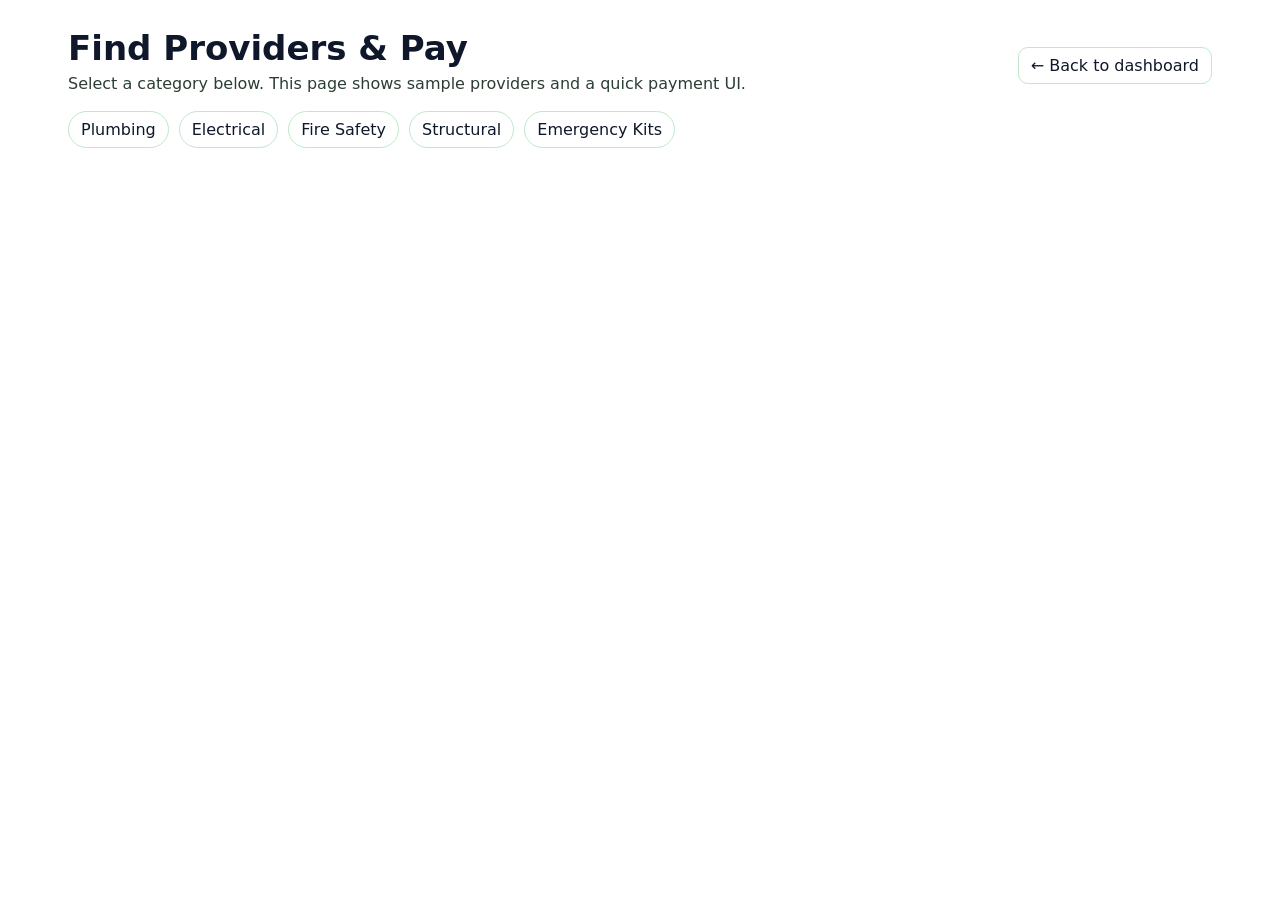
<file: frontend/providers.html>
<!DOCTYPE html>
<html lang="en">
<head>
	<meta charset="utf-8" />
	<meta name="viewport" content="width=device-width, initial-scale=1" />
	<title>Providers · SafeScore Boost</title>
	<style>
		:root{
			--green:#06c167; --green-700:#079e55; --green-800:#0a7f46;
			--line:#bfe8ca; --soft:#f6fff9; --ink:#0f172a; --muted:#2c3e33;
			--card:#ffffff; --radius:18px;
			--shadow:0 1px 2px rgba(0,0,0,.04),0 8px 18px rgba(4,120,87,.06);
		}
		*{box-sizing:border-box}
		body{margin:0;font-family:ui-sans-serif,system-ui,-apple-system,Segoe UI,Roboto,Helvetica,Arial;background:#fff;color:var(--ink)}
		.container{max-width:1180px;margin:0 auto;padding:28px 18px}
		a{text-decoration:none;color:inherit}
		h1{font-size:34px;margin:0 0 6px}
		h2{font-size:24px;margin:0 0 12px}
		p{margin:0 0 10px;color:var(--muted)}
		.row{display:flex;align-items:center}
		.row-between{justify-content:space-between}
		.grid{display:grid;gap:18px}
		.grid-2{grid-template-columns:repeat(2,minmax(0,1fr))}
		@media (max-width:860px){.grid-2{grid-template-columns:1fr}}
		.card{background:var(--card);border:1px solid var(--line);border-radius:var(--radius);box-shadow:var(--shadow)}
		.pad{padding:20px}
		.badge{display:inline-flex;align-items:center;border:1px solid var(--line);border-radius:999px;padding:6px 12px;font-weight:700;font-size:13px;color:var(--green-800);background:#fff}
		.btn{display:inline-flex;align-items:center;justify-content:center;padding:12px 16px;border:0;border-radius:12px;background:var(--green);color:#fff;font-weight:800;cursor:pointer}
		.btn:hover{background:var(--green-700)}
		.link{display:inline-flex;align-items:center;gap:8px;border:1px solid var(--line);border-radius:12px;padding:10px 14px;background:#fff}
		.nav{display:flex;gap:10px;flex-wrap:wrap;margin:8px 0 18px}
		.nav a{border:1px solid var(--line);padding:8px 12px;border-radius:999px}
		.section{margin-top:22px}
		/* target visibility */
		.block{display:none}
		:target.block{display:block}
		/* pay modal (css-only) */
		.modal{position:fixed;inset:0;background:rgba(0,0,0,.5);display:flex;align-items:center;justify-content:center;padding:20px;opacity:0;pointer-events:none;transition:.2s}
		.modal:target{opacity:1;pointer-events:auto}
		.sheet{max-width:640px;width:100%;background:#fff;border-radius:18px;border:1px solid var(--line);box-shadow:var(--shadow);overflow:hidden}
		.sheet-h{display:flex;align-items:center;justify-content:space-between;background:#fbfffd;border-bottom:1px solid var(--line);padding:14px 18px}
		.sheet-b{padding:16px 18px}
		.sheet-f{padding:14px 18px;border-top:1px solid var(--line);display:flex;justify-content:space-between;gap:10px;flex-wrap:wrap}
		.close{border:1px solid var(--line);padding:8px 12px;border-radius:10px;background:#fff}
		label{font-weight:700;color:#173425;font-size:14px}
		input,select,textarea{width:100%;padding:12px;border-radius:10px;border:1px solid var(--line);background:#fff;color:#0f172a}
		.form{display:grid;gap:12px}
		.row2{display:grid;gap:12px;grid-template-columns:1fr 1fr}
		@media(max-width:560px){.row2{grid-template-columns:1fr}}
		.summary{border:1px solid var(--line);border-radius:12px;background:#fbfffd;padding:12px;margin-top:10px}
		.total{font-size:18px;color:var(--green-800);font-weight:800}
		.headerbar{display:flex;align-items:center;justify-content:space-between;gap:10px;flex-wrap:wrap}
		.back{border:1px solid var(--line);padding:8px 12px;border-radius:10px;background:#fff}
	</style>
</head>
<body>
	<div class="container">
		<div class="headerbar">
			<div>
				<h1>Find Providers & Pay</h1>
				<p>Select a category below. This page shows sample providers and a quick payment UI.</p>
			</div>
			<a class="back" href="safety boost.html">← Back to dashboard</a>
		</div>

		<div class="nav">
			<a href="#plumbing">Plumbing</a>
			<a href="#electrical">Electrical</a>
			<a href="#fire">Fire Safety</a>
			<a href="#structural">Structural</a>
			<a href="#kits">Emergency Kits</a>
		</div>

		<!-- Plumbing -->
		<div id="plumbing" class="block">
			<h2>Plumbing</h2>
			<div class="grid grid-2">
				<div class="card pad">
					<h3 style="margin:0 0 6px">QuickFlow Plumbing</h3>

					<p>4.8★ · Same‑day service · 6‑month warranty</p>
					<div class="nav">
						<a class="link" href="https://www.justdial.com/search?type=plumbers" target="_blank" rel="noopener">Find on Justdial</a>
						<a class="link" href="https://www.indiamart.com/search/mpsearch?ss=plumber" target="_blank" rel="noopener">Find on IndiaMART</a>
					</div>
					<a class="btn" href="#pay-plumbing">Proceed to Pay</a>
				</div>
				<div class="card pad">
					<h3 style="margin:0 0 6px">DrainPro Services</h3>
					<p>4.6★ · Leak fix & installation · Verified staff</p>
					<div class="nav">
						<a class="link" href="https://www.justdial.com/search?type=plumbers" target="_blank" rel="noopener">Find on Justdial</a>
						<a class="link" href="https://www.sulekha.com/plumbers" target="_blank" rel="noopener">Find on Sulekha</a>
					</div>
					<a class="btn" href="#pay-plumbing">Proceed to Pay</a>
				</div>
			</div>
		</div>

		<!-- Electrical -->
		<div id="electrical" class="block section">
			<h2>Electrical</h2>
			<div class="grid grid-2">
				<div class="card pad">
					<h3 style="margin:0 0 6px">WireSafe Auditors</h3>
					<p>4.9★ · Full safety audit · Detailed report</p>
					<div class="nav">
						<a class="link" href="https://www.justdial.com/search?type=electricians" target="_blank" rel="noopener">Find on Justdial</a>
						<a class="link" href="https://www.indiamart.com/search.mp?ss=electrician" target="_blank" rel="noopener">Find on IndiaMART</a>
					</div>
					<a class="btn" href="#pay-electrical">Proceed to Pay</a>
				</div>
				<div class="card pad">
					<h3 style="margin:0 0 6px">VoltCare Electric</h3>
					<p>4.7★ · Repairs & MCBs · Quick response</p>
					<div class="nav">
						<a class="link" href="https://www.justdial.com/search?type=electricians" target="_blank" rel="noopener">Find on Justdial</a>
						<a class="link" href="https://www.sulekha.com/electricians" target="_blank" rel="noopener">Find on Sulekha</a>
					</div>
					<a class="btn" href="#pay-electrical">Proceed to Pay</a>
				</div>
			</div>
		</div>

		<!-- Fire -->
		<div id="fire" class="block section">
			<h2>Fire Safety</h2>
			<div class="grid grid-2">
				<div class="card pad">
					<h3 style="margin:0 0 6px">FlameGuard Systems</h3>
					<p>4.8★ · Extinguishers · Alarms · Training</p>
					<div class="nav">
						<a class="link" href="https://www.justdial.com/search?type=fire%20extinguisher%20dealers" target="_blank" rel="noopener">Find on Justdial</a>
						<a class="link" href="https://www.indiamart.com/search.mp?ss=fire+extinguisher" target="_blank" rel="noopener">Find on IndiaMART</a>
					</div>
					<a class="btn" href="#pay-fire">Proceed to Pay</a>
				</div>
				<div class="card pad">
					<h3 style="margin:0 0 6px">SafeFire Tech</h3>
					<p>4.7★ · Installation & AMC · Certified</p>
					<div class="nav">
						<a class="link" href="https://www.justdial.com/search?type=fire%20extinguisher%20dealers" target="_blank" rel="noopener">Find on Justdial</a>
						<a class="link" href="https://www.sulekha.com/fire-extinguisher-dealers" target="_blank" rel="noopener">Find on Sulekha</a>
					</div>
					<a class="btn" href="#pay-fire">Proceed to Pay</a>
				</div>
			</div>
		</div>

		<!-- Structural -->
		<div id="structural" class="block section">
			<h2>Structural</h2>
			<div class="grid grid-2">
				<div class="card pad">
					<h3 style="margin:0 0 6px">StructSure Engineers</h3>
					<p>4.9★ · Foundation/wall audits · Report</p>
					<div class="nav">
						<a class="link" href="https://www.justdial.com/search?type=structural%20engineers" target="_blank" rel="noopener">Find on Justdial</a>
						<a class="link" href="https://www.indiamart.com/search.mp?ss=structural+engineer" target="_blank" rel="noopener">Find on IndiaMART</a>
					</div>
					<a class="btn" href="#pay-structural">Proceed to Pay</a>
				</div>
				<div class="card pad">
					<h3 style="margin:0 0 6px">BuildCheck Labs</h3>
					<p>4.7★ · Seepage/Crack analysis</p>
					<div class="nav">
						<a class="link" href="https://www.justdial.com/search?type=structural%20engineers" target="_blank" rel="noopener">Find on Justdial</a>
						<a class="link" href="https://www.sulekha.com/structural-engineers" target="_blank" rel="noopener">Find on Sulekha</a>
					</div>
					<a class="btn" href="#pay-structural">Proceed to Pay</a>
				</div>
			</div>
		</div>

		<!-- Kits -->
		<div id="kits" class="block section">
			<h2>Emergency Kits</h2>
			<div class="grid grid-2">
				<div class="card pad">
					<h3 style="margin:0 0 6px">ReadyHome Supplies</h3>
					<p>4.8★ · Family kits · School/office packs</p>
					<div class="nav">
						<a class="link" href="https://www.justdial.com/search?type=emergency%20kit" target="_blank" rel="noopener">Find on Justdial</a>
						<a class="link" href="https://www.indiamart.com/search.mp?ss=emergency+kit" target="_blank" rel="noopener">Find on IndiaMART</a>
					</div>
					<a class="btn" href="#pay-kits">Proceed to Pay</a>
				</div>
				<div class="card pad">
					<h3 style="margin:0 0 6px">PrepBox India</h3>
					<p>4.7★ · Customizable kits</p>
					<div class="nav">
						<a class="link" href="https://www.justdial.com/search?type=emergency%20kit" target="_blank" rel="noopener">Find on Justdial</a>
						<a class="link" href="https://www.sulekha.com/emergency-kits-dealers" target="_blank" rel="noopener">Find on Sulekha</a>
					</div>
					<a class="btn" href="#pay-kits">Proceed to Pay</a>
				</div>
			</div>
		</div>

		<!-- PAY MODALS (CSS-only demo) -->
		<div id="pay-plumbing" class="modal">
			<div class="sheet">
				<div class="sheet-h"><strong>Pay · Plumbing</strong><a class="close" href="#">Close</a></div>
				<div class="sheet-b">
					<div class="form">
						<label>Package</label><select><option>Leak Fix — ₹1,500</option><option>Blocked Drain — ₹1,200</option></select>
						<label>Payment method</label><select><option>UPI</option><option>Card</option><option>Netbanking</option></select>
						<div class="summary"><div class="row row-between"><span>Total</span><span class="total">₹1,785</span></div><p style="margin-top:6px">Includes our commission + taxes.</p></div>
					</div>
				</div>
				<div class="sheet-f"><a class="btn" href="#">Pay Now</a><a class="close" href="#">Cancel</a></div>
			</div>
		</div>

		<div id="pay-electrical" class="modal">
			<div class="sheet"><div class="sheet-h"><strong>Pay · Electrical</strong><a class="close" href="#">Close</a></div>
			<div class="sheet-b"><div class="form"><label>Package</label><select><option>Safety Audit — ₹2,500</option></select><label>Payment</label><select><option>UPI</option><option>Card</option></select><div class="summary"><div class="row row-between"><span>Total</span><span class="total">₹2,975</span></div></div></div></div><div class="sheet-f"><a class="btn" href="#">Pay Now</a><a class="close" href="#">Cancel</a></div></div>
		</div>

		<div id="pay-fire" class="modal">
			<div class="sheet"><div class="sheet-h"><strong>Pay · Fire Safety</strong><a class="close" href="#">Close</a></div>
			<div class="sheet-b"><div class="form"><label>Package</label><select><option>Extinguisher Install — ₹2,000</option></select><label>Payment</label><select><option>UPI</option><option>Card</option></select><div class="summary"><div class="row row-between"><span>Total</span><span class="total">₹2,380</span></div></div></div></div><div class="sheet-f"><a class="btn" href="#">Pay Now</a><a class="close" href="#">Cancel</a></div></div>
		</div>

		<div id="pay-structural" class="modal">
			<div class="sheet"><div class="sheet-h"><strong>Pay · Structural</strong><a class="close" href="#">Close</a></div>
			<div class="sheet-b"><div class="form"><label>Package</label><select><option>Foundation & Walls — ₹3,000</option></select><label>Payment</label><select><option>UPI</option><option>Card</option></select><div class="summary"><div class="row row-between"><span>Total</span><span class="total">₹3,570</span></div></div></div></div><div class="sheet-f"><a class="btn" href="#">Pay Now</a><a class="close" href="#">Cancel</a></div></div>
		</div>

		<div id="pay-kits" class="modal">
			<div class="sheet"><div class="sheet-h"><strong>Pay · Emergency Kits</strong><a class="close" href="#">Close</a></div>
			<div class="sheet-b"><div class="form"><label>Kit</label><select><option>Family of 4 — ₹3,499</option></select><label>Payment</label><select><option>UPI</option><option>Card</option></select><div class="summary"><div class="row row-between"><span>Total</span><span class="total">₹3,989</span></div></div></div></div><div class="sheet-f"><a class="btn" href="#">Pay Now</a><a class="close" href="#">Cancel</a></div></div>
		</div>
	</div>
</body>
</html> 
	<style>
		:root{
			--green:#06c167; --green-700:#079e55; --green-800:#0a7f46;
			--line:#bfe8ca; --soft:#f6fff9; --ink:#0f172a; --muted:#2c3e33;
			--card:#ffffff; --radius:18px;
			--shadow:0 1px 2px rgba(0,0,0,.04),0 8px 18px rgba(4,120,87,.06);
		}
		*{box-sizing:border-box}
		body{margin:0;font-family:ui-sans-serif,system-ui,-apple-system,Segoe UI,Roboto,Helvetica,Arial;background:#fff;color:var(--ink)}
		.container{max-width:1180px;margin:0 auto;padding:28px 18px}
		a{text-decoration:none;color:inherit}
		h1{font-size:34px;margin:0 0 6px}
		h2{font-size:24px;margin:0 0 12px}
		p{margin:0 0 10px;color:var(--muted)}
		.row{display:flex;align-items:center}
		.row-between{justify-content:space-between}
		.grid{display:grid;gap:18px}
		.grid-2{grid-template-columns:repeat(2,minmax(0,1fr))}
		@media (max-width:860px){.grid-2{grid-template-columns:1fr}}
		.card{background:var(--card);border:1px solid var(--line);border-radius:var(--radius);box-shadow:var(--shadow)}
		.pad{padding:20px}
		.badge{display:inline-flex;align-items:center;border:1px solid var(--line);border-radius:999px;padding:6px 12px;font-weight:700;font-size:13px;color:var(--green-800);background:#fff}
		.btn{display:inline-flex;align-items:center;justify-content:center;padding:12px 16px;border:0;border-radius:12px;background:var(--green);color:#fff;font-weight:800;cursor:pointer}
		.btn:hover{background:var(--green-700)}
		.link{display:inline-flex;align-items:center;gap:8px;border:1px solid var(--line);border-radius:12px;padding:10px 14px;background:#fff}
		.nav{display:flex;gap:10px;flex-wrap:wrap;margin:8px 0 18px}
		.nav a{border:1px solid var(--line);padding:8px 12px;border-radius:999px}
		.section{margin-top:22px}
		/* target visibility */
		.block{display:none}
		:target.block{display:block}
		/* pay modal (css-only) */
		.modal{position:fixed;inset:0;background:rgba(0,0,0,.5);display:flex;align-items:center;justify-content:center;padding:20px;opacity:0;pointer-events:none;transition:.2s}
		.modal:target{opacity:1;pointer-events:auto}
		.sheet{max-width:640px;width:100%;background:#fff;border-radius:18px;border:1px solid var(--line);box-shadow:var(--shadow);overflow:hidden}
		.sheet-h{display:flex;align-items:center;justify-content:space-between;background:#fbfffd;border-bottom:1px solid var(--line);padding:14px 18px}
		.sheet-b{padding:16px 18px}
		.sheet-f{padding:14px 18px;border-top:1px solid var(--line);display:flex;justify-content:space-between;gap:10px;flex-wrap:wrap}
		.close{border:1px solid var(--line);padding:8px 12px;border-radius:10px;background:#fff}
		label{font-weight:700;color:#173425;font-size:14px}
		input,select,textarea{width:100%;padding:12px;border-radius:10px;border:1px solid var(--line);background:#fff;color:#0f172a}
		.form{display:grid;gap:12px}
		.row2{display:grid;gap:12px;grid-template-columns:1fr 1fr}
		@media(max-width:560px){.row2{grid-template-columns:1fr}}
		.summary{border:1px solid var(--line);border-radius:12px;background:#fbfffd;padding:12px;margin-top:10px}
		.total{font-size:18px;color:var(--green-800);font-weight:800}
		.headerbar{display:flex;align-items:center;justify-content:space-between;gap:10px;flex-wrap:wrap}
		.back{border:1px solid var(--line);padding:8px 12px;border-radius:10px;background:#fff}
	</style>
</head>
<body>

		

		<!-- Plumbing -->
		<div id="plumbing" class="block">
			<h2>Plumbing</h2>
			<div class="grid grid-2">
				<div class="card pad">
					<h3 style="margin:0 0 6px">QuickFlow Plumbing</h3>

					<p>4.8★ · Same‑day service · 6‑month warranty</p>
					<div class="nav">
						<a class="link" href="https://www.justdial.com/search?type=plumbers" target="_blank" rel="noopener">Find on Justdial</a>
						<a class="link" href="https://www.indiamart.com/search/mpsearch?ss=plumber" target="_blank" rel="noopener">Find on IndiaMART</a>
					</div>
					<a class="btn" href="#pay-plumbing">Proceed to Pay</a>
				</div>
				<div class="card pad">
					<h3 style="margin:0 0 6px">DrainPro Services</h3>
					<p>4.6★ · Leak fix & installation · Verified staff</p>
					<div class="nav">
						<a class="link" href="https://www.justdial.com/search?type=plumbers" target="_blank" rel="noopener">Find on Justdial</a>
						<a class="link" href="https://www.sulekha.com/plumbers" target="_blank" rel="noopener">Find on Sulekha</a>
					</div>
					<a class="btn" href="#pay-plumbing">Proceed to Pay</a>
				</div>
			</div>
		</div>

		<!-- Electrical -->
		<div id="electrical" class="block section">
			<h2>Electrical</h2>
			<div class="grid grid-2">
				<div class="card pad">
					<h3 style="margin:0 0 6px">WireSafe Auditors</h3>
					<p>4.9★ · Full safety audit · Detailed report</p>
					<div class="nav">
						<a class="link" href="https://www.justdial.com/search?type=electricians" target="_blank" rel="noopener">Find on Justdial</a>
						<a class="link" href="https://www.indiamart.com/search.mp?ss=electrician" target="_blank" rel="noopener">Find on IndiaMART</a>
					</div>
					<a class="btn" href="#pay-electrical">Proceed to Pay</a>
				</div>
				<div class="card pad">
					<h3 style="margin:0 0 6px">VoltCare Electric</h3>
					<p>4.7★ · Repairs & MCBs · Quick response</p>
					<div class="nav">
						<a class="link" href="https://www.justdial.com/search?type=electricians" target="_blank" rel="noopener">Find on Justdial</a>
						<a class="link" href="https://www.sulekha.com/electricians" target="_blank" rel="noopener">Find on Sulekha</a>
					</div>
					<a class="btn" href="#pay-electrical">Proceed to Pay</a>
				</div>
			</div>
		</div>

		<!-- Fire -->
		<div id="fire" class="block section">
			<h2>Fire Safety</h2>
			<div class="grid grid-2">
				<div class="card pad">
					<h3 style="margin:0 0 6px">FlameGuard Systems</h3>
					<p>4.8★ · Extinguishers · Alarms · Training</p>
					<div class="nav">
						<a class="link" href="https://www.justdial.com/search?type=fire%20extinguisher%20dealers" target="_blank" rel="noopener">Find on Justdial</a>
						<a class="link" href="https://www.indiamart.com/search.mp?ss=fire+extinguisher" target="_blank" rel="noopener">Find on IndiaMART</a>
					</div>
					<a class="btn" href="#pay-fire">Proceed to Pay</a>
				</div>
				<div class="card pad">
					<h3 style="margin:0 0 6px">SafeFire Tech</h3>
					<p>4.7★ · Installation & AMC · Certified</p>
					<div class="nav">
						<a class="link" href="https://www.justdial.com/search?type=fire%20extinguisher%20dealers" target="_blank" rel="noopener">Find on Justdial</a>
						<a class="link" href="https://www.sulekha.com/fire-extinguisher-dealers" target="_blank" rel="noopener">Find on Sulekha</a>
					</div>
					<a class="btn" href="#pay-fire">Proceed to Pay</a>
				</div>
			</div>
		</div>

		<!-- Structural -->
		<div id="structural" class="block section">
			<h2>Structural</h2>
			<div class="grid grid-2">
				<div class="card pad">
					<h3 style="margin:0 0 6px">StructSure Engineers</h3>
					<p>4.9★ · Foundation/wall audits · Report</p>
					<div class="nav">
						<a class="link" href="https://www.justdial.com/search?type=structural%20engineers" target="_blank" rel="noopener">Find on Justdial</a>
						<a class="link" href="https://www.indiamart.com/search.mp?ss=structural+engineer" target="_blank" rel="noopener">Find on IndiaMART</a>
					</div>
					<a class="btn" href="#pay-structural">Proceed to Pay</a>
				</div>
				<div class="card pad">
					<h3 style="margin:0 0 6px">BuildCheck Labs</h3>
					<p>4.7★ · Seepage/Crack analysis</p>
					<div class="nav">
						<a class="link" href="https://www.justdial.com/search?type=structural%20engineers" target="_blank" rel="noopener">Find on Justdial</a>
						<a class="link" href="https://www.sulekha.com/structural-engineers" target="_blank" rel="noopener">Find on Sulekha</a>
					</div>
					<a class="btn" href="#pay-structural">Proceed to Pay</a>
				</div>
			</div>
		</div>

		<!-- Kits -->
		<div id="kits" class="block section">
			<h2>Emergency Kits</h2>
			<div class="grid grid-2">
				<div class="card pad">
					<h3 style="margin:0 0 6px">ReadyHome Supplies</h3>
					<p>4.8★ · Family kits · School/office packs</p>
					<div class="nav">
						<a class="link" href="https://www.justdial.com/search?type=emergency%20kit" target="_blank" rel="noopener">Find on Justdial</a>
						<a class="link" href="https://www.indiamart.com/search.mp?ss=emergency+kit" target="_blank" rel="noopener">Find on IndiaMART</a>
					</div>
					<a class="btn" href="#pay-kits">Proceed to Pay</a>
				</div>
				<div class="card pad">
					<h3 style="margin:0 0 6px">PrepBox India</h3>
					<p>4.7★ · Customizable kits</p>
					<div class="nav">
						<a class="link" href="https://www.justdial.com/search?type=emergency%20kit" target="_blank" rel="noopener">Find on Justdial</a>
						<a class="link" href="https://www.sulekha.com/emergency-kits-dealers" target="_blank" rel="noopener">Find on Sulekha</a>
					</div>
					<a class="btn" href="#pay-kits">Proceed to Pay</a>
				</div>
			</div>
		</div>

		<!-- PAY MODALS (CSS-only demo) -->
		<div id="pay-plumbing" class="modal">
			<div class="sheet">
				<div class="sheet-h"><strong>Pay · Plumbing</strong><a class="close" href="#">Close</a></div>
				<div class="sheet-b">
					<div class="form">
						<label>Package</label><select><option>Leak Fix — ₹1,500</option><option>Blocked Drain — ₹1,200</option></select>
						<label>Payment method</label><select><option>UPI</option><option>Card</option><option>Netbanking</option></select>
						<div class="summary"><div class="row row-between"><span>Total</span><span class="total">₹1,785</span></div><p style="margin-top:6px">Includes our commission + taxes.</p></div>
					</div>
				</div>
				<div class="sheet-f"><a class="btn" href="#">Pay Now</a><a class="close" href="#">Cancel</a></div>
			</div>
		</div>

		<div id="pay-electrical" class="modal">
			<div class="sheet"><div class="sheet-h"><strong>Pay · Electrical</strong><a class="close" href="#">Close</a></div>
			<div class="sheet-b"><div class="form"><label>Package</label><select><option>Safety Audit — ₹2,500</option></select><label>Payment</label><select><option>UPI</option><option>Card</option></select><div class="summary"><div class="row row-between"><span>Total</span><span class="total">₹2,975</span></div></div></div></div><div class="sheet-f"><a class="btn" href="#">Pay Now</a><a class="close" href="#">Cancel</a></div></div>
		</div>

		<div id="pay-fire" class="modal">
			<div class="sheet"><div class="sheet-h"><strong>Pay · Fire Safety</strong><a class="close" href="#">Close</a></div>
			<div class="sheet-b"><div class="form"><label>Package</label><select><option>Extinguisher Install — ₹2,000</option></select><label>Payment</label><select><option>UPI</option><option>Card</option></select><div class="summary"><div class="row row-between"><span>Total</span><span class="total">₹2,380</span></div></div></div></div><div class="sheet-f"><a class="btn" href="#">Pay Now</a><a class="close" href="#">Cancel</a></div></div>
		</div>

		<div id="pay-structural" class="modal">
			<div class="sheet"><div class="sheet-h"><strong>Pay · Structural</strong><a class="close" href="#">Close</a></div>
			<div class="sheet-b"><div class="form"><label>Package</label><select><option>Foundation & Walls — ₹3,000</option></select><label>Payment</label><select><option>UPI</option><option>Card</option></select><div class="summary"><div class="row row-between"><span>Total</span><span class="total">₹3,570</span></div></div></div></div><div class="sheet-f"><a class="btn" href="#">Pay Now</a><a class="close" href="#">Cancel</a></div></div>
		</div>

		<div id="pay-kits" class="modal">
			<div class="sheet"><div class="sheet-h"><strong>Pay · Emergency Kits</strong><a class="close" href="#">Close</a></div>
			<div class="sheet-b"><div class="form"><label>Kit</label><select><option>Family of 4 — ₹3,499</option></select><label>Payment</label><select><option>UPI</option><option>Card</option></select><div class="summary"><div class="row row-between"><span>Total</span><span class="total">₹3,989</span></div></div></div></div><div class="sheet-f"><a class="btn" href="#">Pay Now</a><a class="close" href="#">Cancel</a></div></div>
		</div>
	</div>
</body>
</html>
</file>
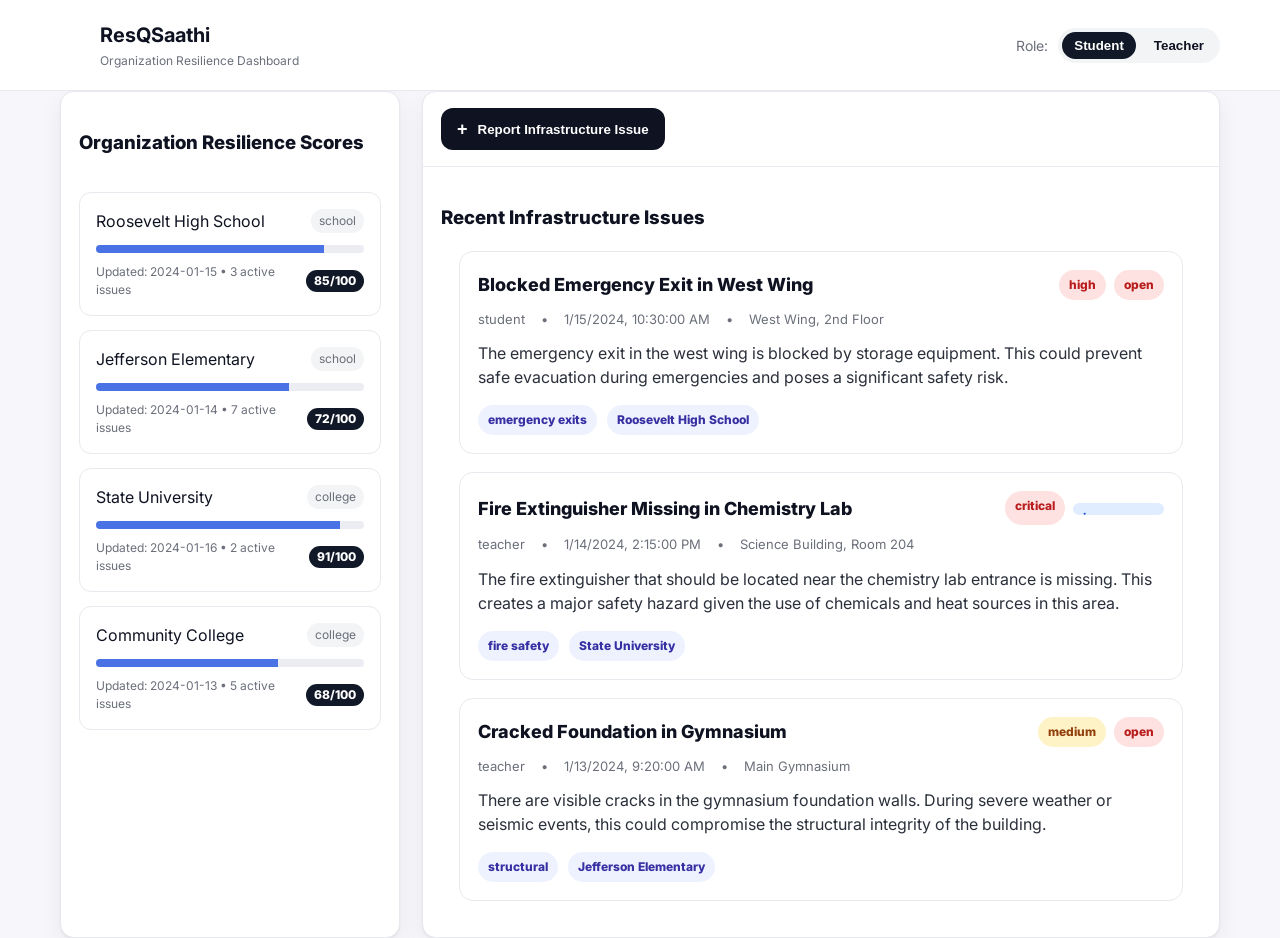
<file: frontend/resellience.html>
<!DOCTYPE html>
<html lang="en">
<head>
	<meta charset="utf-8" />
	<meta name="viewport" content="width=device-width, initial-scale=1" />
	<title>ResQsathi — Organization Resilience Dashboard</title>
	<link rel="preconnect" href="https://fonts.googleapis.com">
	<link rel="preconnect" href="https://fonts.gstatic.com" crossorigin>
	<link href="https://fonts.googleapis.com/css2?family=Inter:wght@400;500;600;700;800&display=swap" rel="stylesheet">
	<style>
		:root{
			--bg:#f7f7fb;
			--card:#ffffff;
			--ink:#0f1221;
			--muted:#6b6f7a;
			--line:#e8e9ee;
			--shadow:0 1px 2px rgba(0,0,0,.06),0 8px 24px rgba(15,18,33,.06);
			--radius:14px;
			--red:#b91c1c; --red-50:#fee2e2;
			--amber:#92400e; --amber-50:#fef3c7;
			--indigo:#3730a3; --indigo-50:#eef2ff;
			--green:#166534; --green-50:#dcfce7;
			--dark:#111827;
		}
		*{box-sizing:border-box}
		body{margin:0;font-family:Inter,system-ui,Segoe UI,Roboto,Arial,Helvetica,sans-serif;background:var(--bg);color:var(--ink);line-height:1.5}
		.container{max-width:1200px;margin:0 auto;padding:0 20px}

		/* Header */
		.header{position:sticky;top:0;z-index:10;background:#fff;border-bottom:1px solid var(--line)}
		.header-inner{display:flex;align-items:center;justify-content:space-between;padding:20px}
		.brand{display:flex;align-items:center;gap:12px}
		.logo{width:28px;height:28px;border-radius:8px;background:transparent}
		.brand b{font-size:20px}
		.brand small{display:block;font-size:12px;color:var(--muted);margin-top:2px}
		.role{display:flex;align-items:center;gap:10px;color:var(--muted);font-size:14px}
		.segmented{display:inline-grid;grid-auto-flow:column;gap:6px;background:#f3f4f6;padding:4px;border-radius:999px}
		.segmented button{border:0;background:transparent;padding:6px 12px;border-radius:999px;font-weight:700;color:var(--ink);cursor:pointer}
		.segmented button.active{background:var(--dark);color:#fff}

		main{padding:28px 0}
		.grid{display:grid;grid-template-columns:340px 1fr;gap:22px}
		@media (max-width: 980px){.grid{grid-template-columns:1fr}}

		.card{background:var(--card);border:1px solid var(--line);border-radius:var(--radius);box-shadow:var(--shadow)}
		.section-title{padding:18px 18px 0 18px;font-weight:800}
		.section-body{padding:16px 18px 18px 18px}

		/* Left panel orgs */
		.org-card{padding:16px;border:1px solid var(--line);border-radius:12px;margin-bottom:14px;background:#fff}
		.org-head{display:flex;align-items:center;justify-content:space-between}
		.kicker{font-size:12px;color:var(--muted);background:#f3f4f6;padding:3px 8px;border-radius:999px}
		.progress{margin:12px 0 10px;height:8px;background:#ececf3;border-radius:999px;overflow:hidden}
		.progress > span{display:block;height:100%;background:#4972e4}
		.meta{display:flex;align-items:center;justify-content:space-between;font-size:12px;color:var(--muted)}
		.score{font-weight:800;background:#111827;color:#fff;padding:2px 8px;border-radius:999px}

		/* Report bar */
		.report-bar{padding:16px 18px;border-bottom:1px solid var(--line);display:flex}
		.btn{display:inline-flex;align-items:center;gap:10px;background:#0f1221;color:#fff;border:0;padding:12px 16px;border-radius:12px;font-weight:800;cursor:pointer}
		.btn::before{content:"+";font-size:18px;line-height:1}

		/* Issue feed */
		.issue{padding:18px;border:1px solid var(--line);border-radius:14px;margin:18px;background:#fff}
		.issue-head{display:flex;align-items:center;gap:12px;justify-content:space-between}
		.issue-title{font-weight:800;font-size:18px}
		.badges{display:flex;gap:8px}
		.badge{font-size:12px;font-weight:800;padding:6px 10px;border-radius:999px;background:#f3f4f6;color:#111827;text-transform:lowercase}
		.badge.high,.badge.critical{background:var(--red-50);color:var(--red)}
		.badge.medium{background:var(--amber-50);color:var(--amber)}
		.badge.open{background:var(--red-50);color:var(--red)}
		.badge.progress{background:#e0ecff;color:#1d4ed8}
		.badge.resolved{background:var(--green-50);color:var(--green)}
		.issue-sub{margin-top:10px;color:var(--muted);font-size:13px;display:flex;gap:16px;flex-wrap:wrap}
		.issue-body{margin-top:12px;color:#2a2f3a}
		.tags{margin-top:14px;display:flex;gap:10px;flex-wrap:wrap}
		.tag{font-size:12px;background:var(--indigo-50);color:var(--indigo);padding:6px 10px;border-radius:999px;font-weight:800}

		/* Modal */
		.modal-backdrop{position:fixed;inset:0;background:rgba(15,18,33,.35);display:none;align-items:flex-start;justify-content:center;padding:24px;overflow:auto;z-index:50}
		.modal{background:#fff;border:1px solid var(--line);border-radius:18px;box-shadow:var(--shadow);max-width:960px;width:100%;margin-top:24px}
		.modal .title{display:flex;align-items:center;gap:10px;color:#b45309;font-weight:700;padding:18px}
		.form{padding:0 18px 18px 18px}
		.grid-2{display:grid;grid-template-columns:1fr 1fr;gap:14px}
		@media (max-width: 800px){.grid-2{grid-template-columns:1fr}}
		label{font-size:13px;font-weight:600}
		.input, .select, .textarea{width:100%;background:#f3f4f6;border:0;outline:0;border-radius:12px;padding:12px 12px;font-size:14px}
		.textarea{min-height:140px;resize:vertical}
		.actions{display:flex;gap:10px;margin-top:14px}
		.primary{background:#0f1221;color:#fff;border:0;border-radius:12px;padding:10px 14px;font-weight:800;cursor:pointer}
		.secondary{background:#f3f4f6;color:#111827;border:0;border-radius:12px;padding:10px 14px;font-weight:800;cursor:pointer}
		.helper{font-size:12px;color:var(--muted);margin-top:8px}
		.required::after{content:" *";color:#ef4444}
	</style>
</head>
<body>
	<header class="header">
		<div class="header-inner container">
			<div class="brand">
				<div class="logo"></div>
				<div>
					<b>ResQSaathi</b>
					<small>Organization Resilience Dashboard</small>
				</div>
			</div>
			<div class="role">
				<span>Role:</span>
				<div class="segmented" role="tablist" aria-label="role switch">
					<button id="role-student" class="active" type="button">Student</button>
					<button id="role-teacher" type="button">Teacher</button>
				</div>
			</div>
		</div>
	</header>

	<main class="container">
		<div class="grid">
			<!-- Left column -->
			<aside class="card">
				<h3 class="section-title">Organization Resilience Scores</h3>
				<div class="section-body" id="org-list"></div>
			</aside>

			<!-- Right column -->
			<section class="card">
				<div class="report-bar">
					<button id="open-form" class="btn" type="button">Report Infrastructure Issue</button>
				</div>
				<div class="section-body" style="padding-top:0">
					<h3 class="section-title" style="padding-left:0">Recent Infrastructure Issues</h3>
					<div id="feed"></div>
				</div>
			</section>
		</div>
	</main>

	<!-- Modal: Report Issue -->
	<div id="modal" class="modal-backdrop" aria-hidden="true">
		<div class="modal">
			<div class="title">⚠️ Report Infrastructure Issue</div>
			<form id="issue-form" class="form" novalidate>
				<div class="grid-2">
					<div>
						<label class="required">Issue Title</label>
						<input id="f-title" class="input" placeholder="Brief description of the issue" required />
					</div>
					<div>
						<label class="required">Organization</label>
						<select id="f-org" class="select" required>
							<option value="">Select organization</option>
						</select>
					</div>
					<div>
						<label class="required">Issue Category</label>
						<select id="f-category" class="select" required>
							<option value="">Select category</option>
							<option value="emergency-exits">Emergency Exits</option>
							<option value="fire-safety">Fire Safety</option>
							<option value="structural">Structural</option>
							<option value="other">Other</option>
						</select>
					</div>
					<div>
						<label class="required">Severity Level</label>
						<select id="f-severity" class="select" required>
							<option value="">Select severity</option>
							<option value="low">low</option>
							<option value="medium">medium</option>
							<option value="high">high</option>
							<option value="critical">critical</option>
						</select>
					</div>
				</div>

				<div style="margin-top:14px">
					<label>Location</label>
					<input id="f-location" class="input" placeholder="Specific location within the organization" />
				</div>

				<div style="margin-top:14px">
					<label class="required">Description</label>
					<textarea id="f-description" class="textarea" placeholder="Detailed description of the infrastructure issue and how it affects disaster preparedness..." required></textarea>
				</div>

				<div class="actions">
					<button class="primary" type="submit">Submit Report</button>
					<button id="cancel-form" class="secondary" type="button">Cancel</button>
				</div>
				<div class="helper">Fields marked with * are required.</div>
			</form>
		</div>
	</div>

	<script>
		// State
		let userRole = 'student';

		const orgs = [
			{ id:'roosevelt-high', name:'Roosevelt High School', tag:'school', score:85, updated:'2024-01-15', issues:3 },
			{ id:'jefferson-elementary', name:'Jefferson Elementary', tag:'school', score:72, updated:'2024-01-14', issues:7 },
			{ id:'state-university', name:'State University', tag:'college', score:91, updated:'2024-01-16', issues:2 },
			{ id:'community-college', name:'Community College', tag:'college', score:68, updated:'2024-01-13', issues:5 },
		];

		let issues = [
			{
				id:'1',
				title:'Blocked Emergency Exit in West Wing',
				description:'The emergency exit in the west wing is blocked by storage equipment. This could prevent safe evacuation during emergencies and poses a significant safety risk.',
				category:'emergency-exits',
				organization:'roosevelt-high',
				severity:'high',
				location:'West Wing, 2nd Floor',
				author:'student',
				timestamp:'2024-01-15T10:30:00Z',
				status:'open'
			},
			{
				id:'2',
				title:'Fire Extinguisher Missing in Chemistry Lab',
				description:'The fire extinguisher that should be located near the chemistry lab entrance is missing. This creates a major safety hazard given the use of chemicals and heat sources in this area.',
				category:'fire-safety',
				organization:'state-university',
				severity:'critical',
				location:'Science Building, Room 204',
				author:'teacher',
				timestamp:'2024-01-14T14:15:00Z',
				status:'in-progress'
			},
			{
				id:'3',
				title:'Cracked Foundation in Gymnasium',
				description:'There are visible cracks in the gymnasium foundation walls. During severe weather or seismic events, this could compromise the structural integrity of the building.',
				category:'structural',
				organization:'jefferson-elementary',
				severity:'medium',
				location:'Main Gymnasium',
				author:'teacher',
				timestamp:'2024-01-13T09:20:00Z',
				status:'open'
			}
		];

		// Elements
		const feedEl = document.getElementById('feed');
		const orgListEl = document.getElementById('org-list');
		const modalEl = document.getElementById('modal');
		const openBtn = document.getElementById('open-form');
		const cancelBtn = document.getElementById('cancel-form');
		const formEl = document.getElementById('issue-form');
		const orgSelect = document.getElementById('f-org');
		const roleStudent = document.getElementById('role-student');
		const roleTeacher = document.getElementById('role-teacher');

		// Populate org list and select
		function renderOrgs(){
			orgListEl.innerHTML = '';
			orgs.forEach(o => {
				const div = document.createElement('div');
				div.className = 'org-card';
				div.innerHTML = `
					<div class="org-head">
						<div class="org-name">${o.name}</div>
						<span class="kicker">${o.tag}</span>
					</div>
					<div class="progress"><span style="width:${o.score}%"></span></div>
					<div class="meta">
						<span>Updated: ${o.updated} • ${o.issues} active issues</span>
						<span class="score">${o.score}/100</span>
					</div>
				`;
				orgListEl.appendChild(div);
			});

			orgSelect.innerHTML = '<option value="">Select organization</option>' + orgs.map(o => `<option value="${o.id}">${o.name}</option>`).join('');
		}

		// Render issue feed
		function renderFeed(){
			feedEl.innerHTML = '';
			issues.forEach(i => {
				const sevClass = i.severity === 'critical' || i.severity === 'high' ? 'high' :
					i.severity === 'medium' ? 'medium' : '';
				const statusClass = i.status === 'open' ? 'open' : i.status === 'resolved' ? 'resolved' : 'progress';
				const card = document.createElement('article');
				card.className = 'issue';
				card.innerHTML = `
					<div class="issue-head">
						<div class="issue-title">${i.title}</div>
						<div class="badges">
							<span class="badge ${sevClass || i.severity}">${i.severity}</span>
							<span class="badge ${statusClass}">${i.status}</span>
						</div>
					</div>
					<div class="issue-sub">
						<span class="small">${i.author}</span>
						<span>•</span>
						<span class="small">${new Date(i.timestamp).toLocaleString()}</span>
						<span>•</span>
						<span class="small">${i.location || ''}</span>
					</div>
					<p class="issue-body">${i.description}</p>
					<div class="tags">
						<span class="tag">${i.category.replace('-', ' ')}</span>
						<span class="tag">${(orgs.find(o=>o.id===i.organization)?.name || i.organization)}</span>
					</div>
				`;
				feedEl.appendChild(card);
			});
		}

		// Modal controls
		function openModal(){ modalEl.style.display = 'flex'; modalEl.setAttribute('aria-hidden', 'false'); }
		function closeModal(){ modalEl.style.display = 'none'; modalEl.setAttribute('aria-hidden', 'true'); formEl.reset(); }

		openBtn.addEventListener('click', openModal);
		cancelBtn.addEventListener('click', closeModal);
		modalEl.addEventListener('click', (e)=>{ if(e.target === modalEl) closeModal(); });
		window.addEventListener('keydown', (e)=>{ if(e.key === 'Escape') closeModal(); });

		// Role switch
		roleStudent.addEventListener('click', () => {
			userRole = 'student'; roleStudent.classList.add('active'); roleTeacher.classList.remove('active');
		});
		roleTeacher.addEventListener('click', () => {
			userRole = 'teacher'; roleTeacher.classList.add('active'); roleStudent.classList.remove('active');
		});

		// Submit form
		formEl.addEventListener('submit', (e)=>{
			e.preventDefault();
			const title = document.getElementById('f-title').value.trim();
			const organization = document.getElementById('f-org').value;
			const category = document.getElementById('f-category').value;
			const severity = document.getElementById('f-severity').value;
			const location = document.getElementById('f-location').value.trim();
			const description = document.getElementById('f-description').value.trim();

			if(!title || !organization || !category || !severity || !description){
				alert('Please fill all required fields.');
				return;
			}

			const newIssue = {
				id: crypto.randomUUID ? crypto.randomUUID() : String(Date.now()),
				title, description, category, organization, severity, location,
				author: userRole, timestamp: new Date().toISOString(), status:'open'
			};
			issues = [newIssue, ...issues];
			renderFeed();
			closeModal();
		});

		// Init
		renderOrgs();
		renderFeed();
	</script>
</body>
</html>
</file>
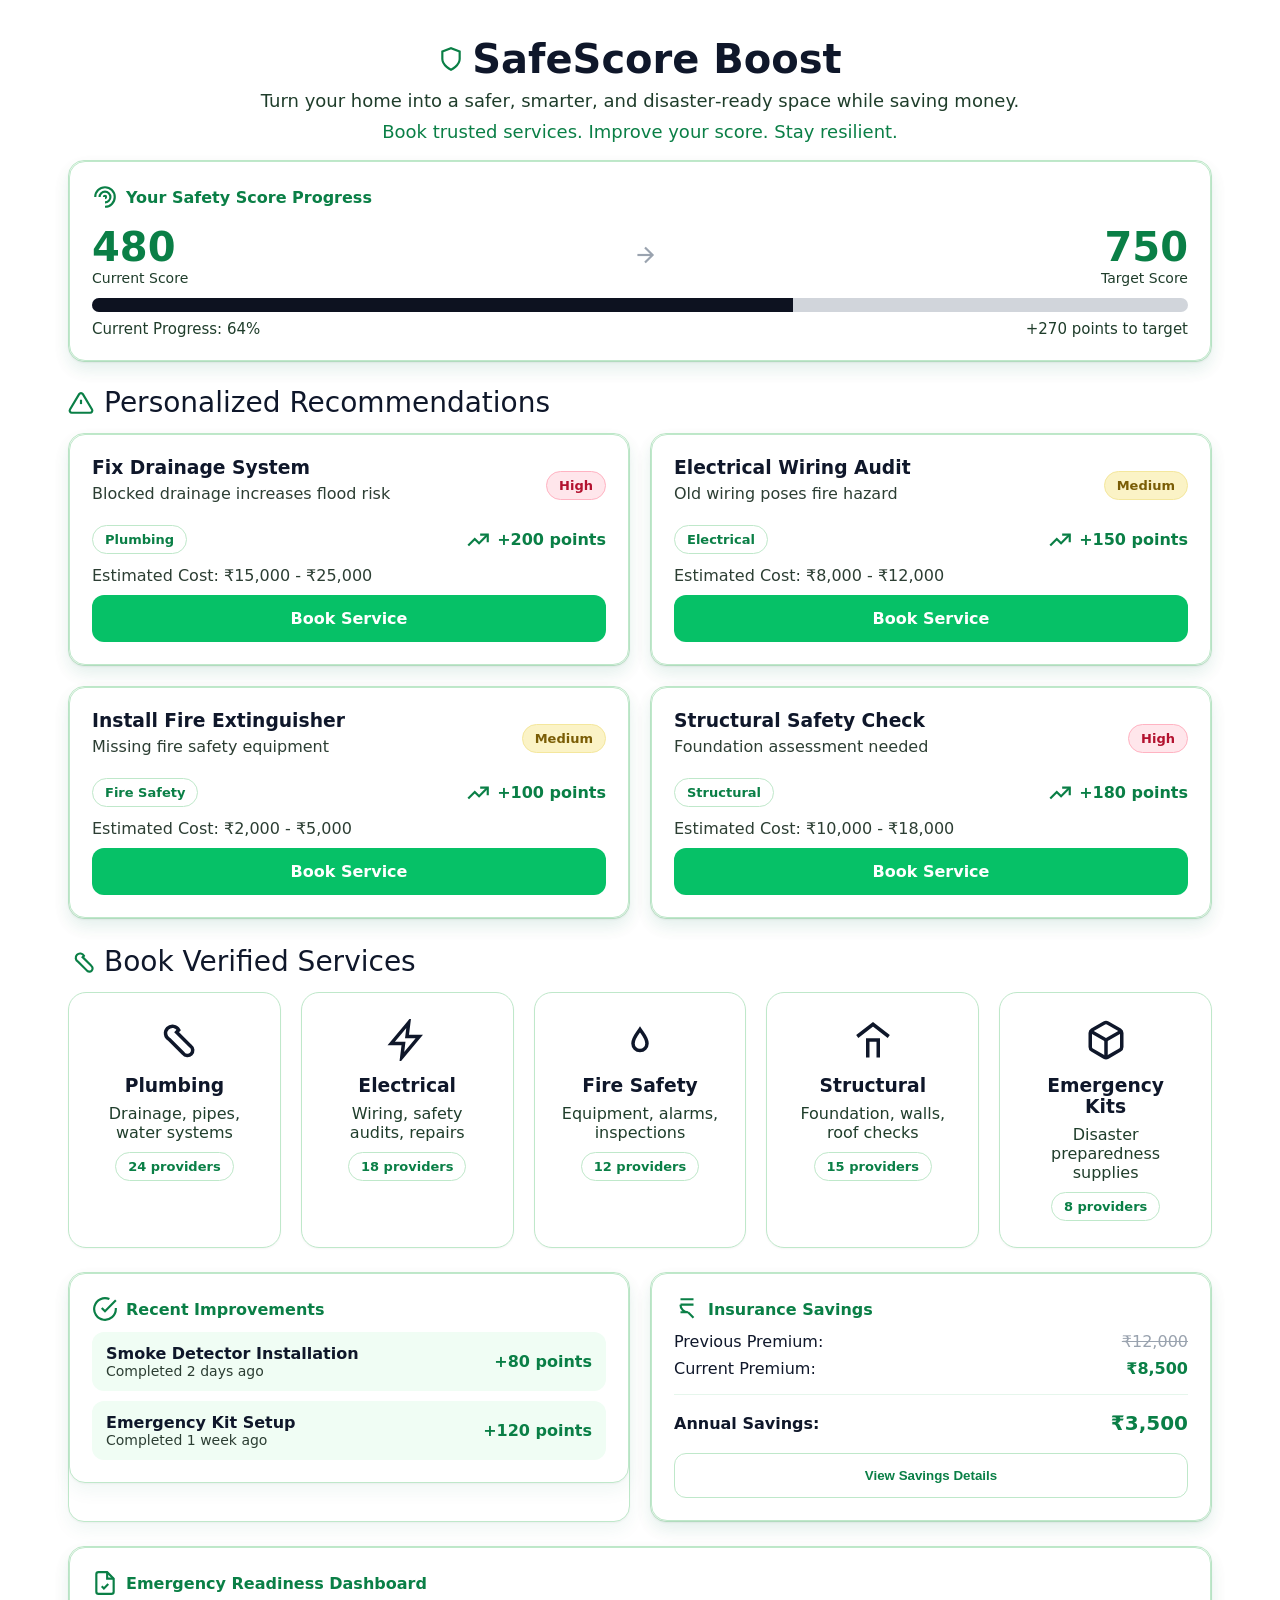
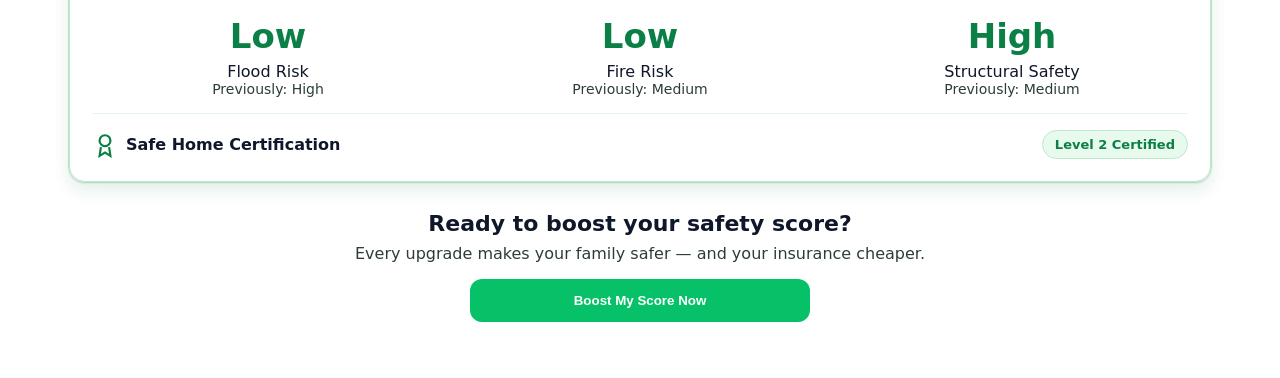
<file: frontend/safety boost.html>
<!DOCTYPE html>
<html lang="en">
<head>
	<meta charset="utf-8" />
	<meta name="viewport" content="width=device-width, initial-scale=1" />
	<title>SafeScore Boost</title>
	<style>
		:root{
			--green:#06c167;
			--green-700:#079e55;
			--green-800:#0a7f46;
			--line:#bfe8ca;
			--soft:#f6fff9;
			--gray-2:#9aa3af;
			--card:#ffffff;
			--radius:16px;
		}
		*{box-sizing:border-box}
		body{margin:0;font-family:ui-sans-serif,system-ui,-apple-system,Segoe UI,Roboto,Helvetica,Arial;background:#fff;color:#0f172a}
		.container{max-width:1180px;margin:0 auto;padding:28px 18px}
		.center{text-align:center}
		h1{font-size:40px;margin:8px 0}
		p{margin:0 0 10px}
		.header-sub{font-size:18px;color:#1f3d2b}
		.header-note{font-size:18px;color:#0a7f46}
		.row{display:flex;align-items:center}
		.row-between{justify-content:space-between}
		.grid{display:grid;gap:20px}
		.grid-2{grid-template-columns:repeat(2,minmax(0,1fr))}
		.grid-3{grid-template-columns:repeat(3,minmax(0,1fr))}
		.grid-5{grid-template-columns:repeat(5,minmax(0,1fr))}
		@media (max-width:1100px){.grid-5{grid-template-columns:repeat(3,1fr)}}
		@media (max-width:840px){.grid-2,.grid-3,.grid-5{grid-template-columns:1fr}}
		.icon{width:26px;height:26px;color:#0a7f46;flex:0 0 auto}
		.icon-lg{width:42px;height:42px}
		.card{background:var(--card);border:1px solid var(--line);border-radius:var(--radius);box-shadow:0 1px 2px rgba(0,0,0,.04),0 8px 18px rgba(4,120,87,.06)}
		.card.pad{padding:22px}
		.soft{background:var(--soft)}
		.big{font-size:40px;font-weight:800;color:#0a7f46}
		.small{font-size:14px;color:#1f3d2b}
		.progress{width:100%;height:14px;border-radius:999px;background:#d1d5db;position:relative;overflow:hidden}
		.progress > span{position:absolute;inset:0;width:64%;background:#0d1220}
		.progress-legend{display:flex;justify-content:space-between;font-size:15px;color:#1f3d2b;margin-top:8px}
		.badge{display:inline-flex;align-items:center;border:1px solid var(--line);border-radius:999px;padding:6px 12px;font-weight:700;font-size:13px;color:#0a7f46;background:#fff}
		.badge-high{border-color:#ffb3c2;background:#ffe6eb;color:#b3122f}
		.badge-med{border-color:#f4e79d;background:#fbf3c6;color:#7a5d06}
		.btn{display:inline-flex;align-items:center;justify-content:center;width:100%;padding:14px;border:0;border-radius:12px;background:var(--green);color:#fff;font-weight:800;cursor:pointer;text-decoration:none}
		.btn:hover{background:var(--green-700)}
		.tile{text-align:center;padding:26px;border:1px solid var(--line);border-radius:18px;background:#fff;box-shadow:0 1px 2px rgba(0,0,0,.04);text-decoration:none;color:inherit;display:block}
		.tile h3{margin:10px 0 8px}
		.tile p{color:#1f3d2b}
		.item{display:flex;align-items:center;justify-content:space-between;padding:12px 14px;border-radius:12px;background:#f0fdf4}
		.hr{border-top:1px solid #e6f6ec;margin:16px 0}
		.section-title{display:flex;align-items:center;gap:10px;font-size:28px;margin:6px 0 14px}
	</style>
</head>
<body>
	<div class="container">
		<!-- Header -->
		<div class="center">
			<div class="row" style="justify-content:center;gap:8px">
				<svg class="icon" viewBox="0 0 24 24" fill="none" stroke="currentColor" stroke-width="2"><path d="M12 22s8-4 8-10V5l-8-3-8 3v7c0 6 8 10 8 10z"/></svg>
				<h1>SafeScore Boost</h1>
			</div>
			<p class="header-sub">Turn your home into a safer, smarter, and disaster‑ready space while saving money.</p>
			<p class="header-note">Book trusted services. Improve your score. Stay resilient.</p>
		</div>

		<!-- Score panel -->
		<div class="card soft" style="margin-top:18px">
			<div class="card pad">
				<div class="row" style="gap:8px;color:#0a7f46;font-weight:700;margin-bottom:14px">
					<svg class="icon" viewBox="0 0 24 24" fill="none" stroke="currentColor" stroke-width="2"><path d="M12 21a9 9 0 1 0-9-9"/><path d="M12 17a5 5 0 1 0-5-5"/><path d="M12 13a1 1 0 1 0-1-1"/></svg>
					<span>Your Safety Score Progress</span>
				</div>
				<div class="row row-between" style="margin-bottom:12px">
					<div>
						<div class="big">480</div>
						<div class="small">Current Score</div>
					</div>
					<svg class="icon" style="color:#9aa3af" viewBox="0 0 24 24" fill="none" stroke="currentColor" stroke-width="2"><path d="M5 12h14"/><path d="M12 5l7 7-7 7"/></svg>
					<div style="text-align:right">
						<div class="big">750</div>
						<div class="small">Target Score</div>
					</div>
				</div>
				<div class="progress"><span></span></div>
				<div class="progress-legend">
					<span>Current Progress: 64%</span>
					<span>+270 points to target</span>
				</div>
			</div>
		</div>

		<!-- Personalized Recommendations -->
		<div style="margin-top:24px">
			<div class="section-title">
				<svg class="icon" viewBox="0 0 24 24" fill="none" stroke="currentColor" stroke-width="2"><path d="M10.29 3.86 1.82 18A2 2 0 0 0 3.53 21h16.94A2 2 0 0 0 22.18 18L13.71 3.86a2 2 0 0 0-3.42 0Z"/><path d="M12 9v4"/><path d="M12 17h.01"/></svg>
				<span>Personalized Recommendations</span>
			</div>

			<div class="grid grid-2">
				<!-- Card 1 -->
				<div class="card">
					<div class="card pad">
						<div class="row row-between">
							<div>
								<h3 style="margin:0 0 6px">Fix Drainage System</h3>
								<p style="color:#2c3e33">Blocked drainage increases flood risk</p>
							</div>
							<span class="badge badge-high">High</span>
						</div>
						<div class="row row-between" style="margin:12px 0">
							<span class="badge">Plumbing</span>
							<div class="row" style="gap:6px;color:#0a7f46;font-weight:700">
								<svg class="icon" viewBox="0 0 24 24" fill="none" stroke="currentColor" stroke-width="2"><path d="M3 17l6-6 4 4 8-8"/><path d="M14 7h7v7"/></svg>
								<span>+200 points</span>
							</div>
						</div>
						<p style="color:#2c3e33">Estimated Cost: ₹15,000 - ₹25,000</p>
						<a class="btn" href="providers.html#plumbing">Book Service</a>
					</div>
				</div>

				<!-- Card 2 -->
				<div class="card">
					<div class="card pad">
						<div class="row row-between">
							<div>
								<h3 style="margin:0 0 6px">Electrical Wiring Audit</h3>
								<p style="color:#2c3e33">Old wiring poses fire hazard</p>
							</div>
							<span class="badge badge-med">Medium</span>
						</div>
						<div class="row row-between" style="margin:12px 0">
							<span class="badge">Electrical</span>
							<div class="row" style="gap:6px;color:#0a7f46;font-weight:700">
								<svg class="icon" viewBox="0 0 24 24" fill="none" stroke="currentColor" stroke-width="2"><path d="M3 17l6-6 4 4 8-8"/><path d="M14 7h7v7"/></svg>
								<span>+150 points</span>
							</div>
						</div>
						<p style="color:#2c3e33">Estimated Cost: ₹8,000 - ₹12,000</p>
						<a class="btn" href="providers.html#electrical">Book Service</a>
					</div>
				</div>

				<!-- Card 3 -->
				<div class="card">
					<div class="card pad">
						<div class="row row-between">
							<div>
								<h3 style="margin:0 0 6px">Install Fire Extinguisher</h3>
								<p style="color:#2c3e33">Missing fire safety equipment</p>
							</div>
							<span class="badge badge-med">Medium</span>
						</div>
						<div class="row row-between" style="margin:12px 0">
							<span class="badge">Fire Safety</span>
							<div class="row" style="gap:6px;color:#0a7f46;font-weight:700">
								<svg class="icon" viewBox="0 0 24 24" fill="none" stroke="currentColor" stroke-width="2"><path d="M3 17l6-6 4 4 8-8"/><path d="M14 7h7v7"/></svg>
								<span>+100 points</span>
							</div>
						</div>
						<p style="color:#2c3e33">Estimated Cost: ₹2,000 - ₹5,000</p>
						<a class="btn" href="providers.html#fire">Book Service</a>
					</div>
				</div>

				<!-- Card 4 -->
				<div class="card">
					<div class="card pad">
						<div class="row row-between">
							<div>
								<h3 style="margin:0 0 6px">Structural Safety Check</h3>
								<p style="color:#2c3e33">Foundation assessment needed</p>
							</div>
							<span class="badge badge-high">High</span>
						</div>
						<div class="row row-between" style="margin:12px 0">
							<span class="badge">Structural</span>
							<div class="row" style="gap:6px;color:#0a7f46;font-weight:700">
								<svg class="icon" viewBox="0 0 24 24" fill="none" stroke="currentColor" stroke-width="2"><path d="M3 17l6-6 4 4 8-8"/><path d="M14 7h7v7"/></svg>
								<span>+180 points</span>
							</div>
						</div>
						<p style="color:#2c3e33">Estimated Cost: ₹10,000 - ₹18,000</p>
						<a class="btn" href="providers.html#structural">Book Service</a>
					</div>
				</div>
			</div>
		</div>

		<!-- Book Verified Services -->
		<div style="margin-top:26px">
			<div class="section-title">
				<svg class="icon" viewBox="0 0 24 24" fill="none" stroke="currentColor" stroke-width="2"><path d="M14.7 6.3a4 4 0 1 0-5.4 5.4l8 8a3 3 0 1 0 4.2-4.2l-8-8z"/><path d="M8 8h.01"/></svg>
				<span>Book Verified Services</span>
			</div>

			<div class="grid grid-5">
				<a class="tile" href="providers.html#plumbing">
					<svg class="icon-lg" viewBox="0 0 24 24" fill="none" stroke="currentColor" stroke-width="2"><path d="M14.7 6.3a4 4 0 1 0-5.4 5.4l8 8a3 3 0 1 0 4.2-4.2l-8-8z"/><path d="M8 8h.01"/></svg>
					<h3>Plumbing</h3>
					<p>Drainage, pipes, water systems</p>
					<span class="badge">24 providers</span>
				</a>
				<a class="tile" href="providers.html#electrical">
					<svg class="icon-lg" viewBox="0 0 24 24" fill="none" stroke="currentColor" stroke-width="2"><path d="M13 2 3 14h7l-1 8 10-12h-7l1-8z"/></svg>
					<h3>Electrical</h3>
					<p>Wiring, safety audits, repairs</p>
					<span class="badge">18 providers</span>
				</a>
				<a class="tile" href="providers.html#fire">
					<svg class="icon-lg" viewBox="0 0 24 24" fill="none" stroke="currentColor" stroke-width="2"><path d="M8 14a4 4 0 1 0 8 0c0-3-2-5-4-8-2 3-4 5-4 8z"/></svg>
					<h3>Fire Safety</h3>
					<p>Equipment, alarms, inspections</p>
					<span class="badge">12 providers</span>
				</a>
				<a class="tile" href="providers.html#structural">
					<svg class="icon-lg" viewBox="0 0 24 24" fill="none" stroke="currentColor" stroke-width="2"><path d="M3 10l9-7 9 7"/><path d="M9 22V12h6v10"/></svg>
					<h3>Structural</h3>
					<p>Foundation, walls, roof checks</p>
					<span class="badge">15 providers</span>
				</a>
				<a class="tile" href="providers.html#kits">
					<svg class="icon-lg" viewBox="0 0 24 24" fill="none" stroke="currentColor" stroke-width="2"><path d="M21 16V8a2 2 0 0 0-1-1.73L13 2.27a2 2 0 0 0-2 0L4 6.27A2 2 0 0 0 3 8v8a2 2 0 0 0 1 1.73l7 4.05a2 2 0 0 0 2 0l7-4.05A2 2 0 0 0 21 16z"/><path d="M3.27 6.96 12 12l8.73-5.04"/><path d="M12 22V12"/></svg>
					<h3>Emergency Kits</h3>
					<p>Disaster preparedness supplies</p>
					<span class="badge">8 providers</span>
				</a>
			</div>
		</div>

		<!-- Two-up: Improvements + Insurance -->
		<div class="grid grid-2" style="margin-top:24px">
			<div class="card">
				<div class="card pad">
					<div class="row" style="gap:8px;color:#0a7f46;font-weight:700;margin-bottom:10px">
						<svg class="icon" viewBox="0 0 24 24" fill="none" stroke="currentColor" stroke-width="2"><path d="M22 11.08V12a10 10 0 1 1-5.93-9.14"/><path d="M22 4 12 14.01l-3-3"/></svg>
						<span>Recent Improvements</span>
					</div>
					<div class="item">
						<div>
							<div style="font-weight:700">Smoke Detector Installation</div>
							<div style="color:#2c3e33;font-size:14px">Completed 2 days ago</div>
						</div>
						<div style="color:#0a7f46;font-weight:800">+80 points</div>
					</div>
					<div class="item" style="margin-top:10px">
						<div>
							<div style="font-weight:700">Emergency Kit Setup</div>
							<div style="color:#2c3e33;font-size:14px">Completed 1 week ago</div>
						</div>
						<div style="color:#0a7f46;font-weight:800">+120 points</div>
					</div>
				</div>
			</div>

			<div class="card">
				<div class="card pad">
					<div class="row" style="gap:8px;color:#0a7f46;font-weight:700;margin-bottom:10px">
						<svg class="icon" viewBox="0 0 24 24" fill="none" stroke="currentColor" stroke-width="2"><path d="M6 3h12M6 8h12M6 8c0 4 3 7 7 7H6m7 0 5 5"/></svg>
						<span>Insurance Savings</span>
					</div>
					<div class="row row-between" style="margin:8px 0">
						<span>Previous Premium:</span>
						<span style="text-decoration:line-through;color:var(--gray-2)">₹12,000</span>
					</div>
					<div class="row row-between" style="margin:8px 0">
						<span>Current Premium:</span>
						<span style="color:#0a7f46;font-weight:800">₹8,500</span>
					</div>
					<div class="hr"></div>
					<div class="row row-between" style="margin:8px 0">
						<span style="font-weight:700">Annual Savings:</span>
						<span style="color:#0a7f46;font-weight:800;font-size:20px">₹3,500</span>
					</div>
					<button class="btn" type="button" style="background:#fff;color:#0a7f46;border:1px solid #bfe8ca;margin-top:10px">View Savings Details</button>
				</div>
			</div>
		</div>

		<!-- Emergency Readiness Dashboard -->
		<div class="card" style="margin-top:24px">
			<div class="card pad">
				<div class="row" style="gap:8px;color:#0a7f46;font-weight:700;margin-bottom:14px">
					<svg class="icon" viewBox="0 0 24 24" fill="none" stroke="currentColor" stroke-width="2"><path d="M14 2H6a2 2 0 0 0-2 2v16a2 2 0 0 0 2 2h12a2 2 0 0 0 2-2V8z"/><path d="M14 2v6h6"/><path d="M9 15l2 2 4-4"/></svg>
					<span>Emergency Readiness Dashboard</span>
				</div>

				<div class="grid grid-3" style="text-align:center">
					<div>
						<div style="font-size:34px;font-weight:800;color:#0a7f46;margin:6px 0">Low</div>
						<div>Flood Risk</div>
						<div style="color:#2c3e33;font-size:14px">Previously: High</div>
					</div>
					<div>
						<div style="font-size:34px;font-weight:800;color:#0a7f46;margin:6px 0">Low</div>
						<div>Fire Risk</div>
						<div style="color:#2c3e33;font-size:14px">Previously: Medium</div>
					</div>
					<div>
						<div style="font-size:34px;font-weight:800;color:#0a7f46;margin:6px 0">High</div>
						<div>Structural Safety</div>
						<div style="color:#2c3e33;font-size:14px">Previously: Medium</div>
					</div>
				</div>

				<div class="hr"></div>
				<div class="row row-between">
					<div class="row" style="gap:8px">
						<svg class="icon" viewBox="0 0 24 24" fill="none" stroke="currentColor" stroke-width="2"><circle cx="12" cy="8" r="5"/><path d="M8.21 13.89 7 22l5-3 5 3-1.21-8.11"/></svg>
						<span style="font-weight:700">Safe Home Certification</span>
					</div>
					<span class="badge" style="background:#e8f9ee;border-color:#bfe8ca">Level 2 Certified</span>
				</div>
			</div>
		</div>

		<!-- CTA -->
		<div class="center" style="padding:28px 0">
			<h3 style="font-size:22px;margin:0 0 8px">Ready to boost your safety score?</h3>
			<p style="color:#2c3e33;margin-bottom:16px">Every upgrade makes your family safer — and your insurance cheaper.</p>
			<button class="btn" type="button" style="max-width:340px;margin:0 auto;display:inline-flex">Boost My Score Now</button>
		</div>
	</div>
</body>
</html>
</file>
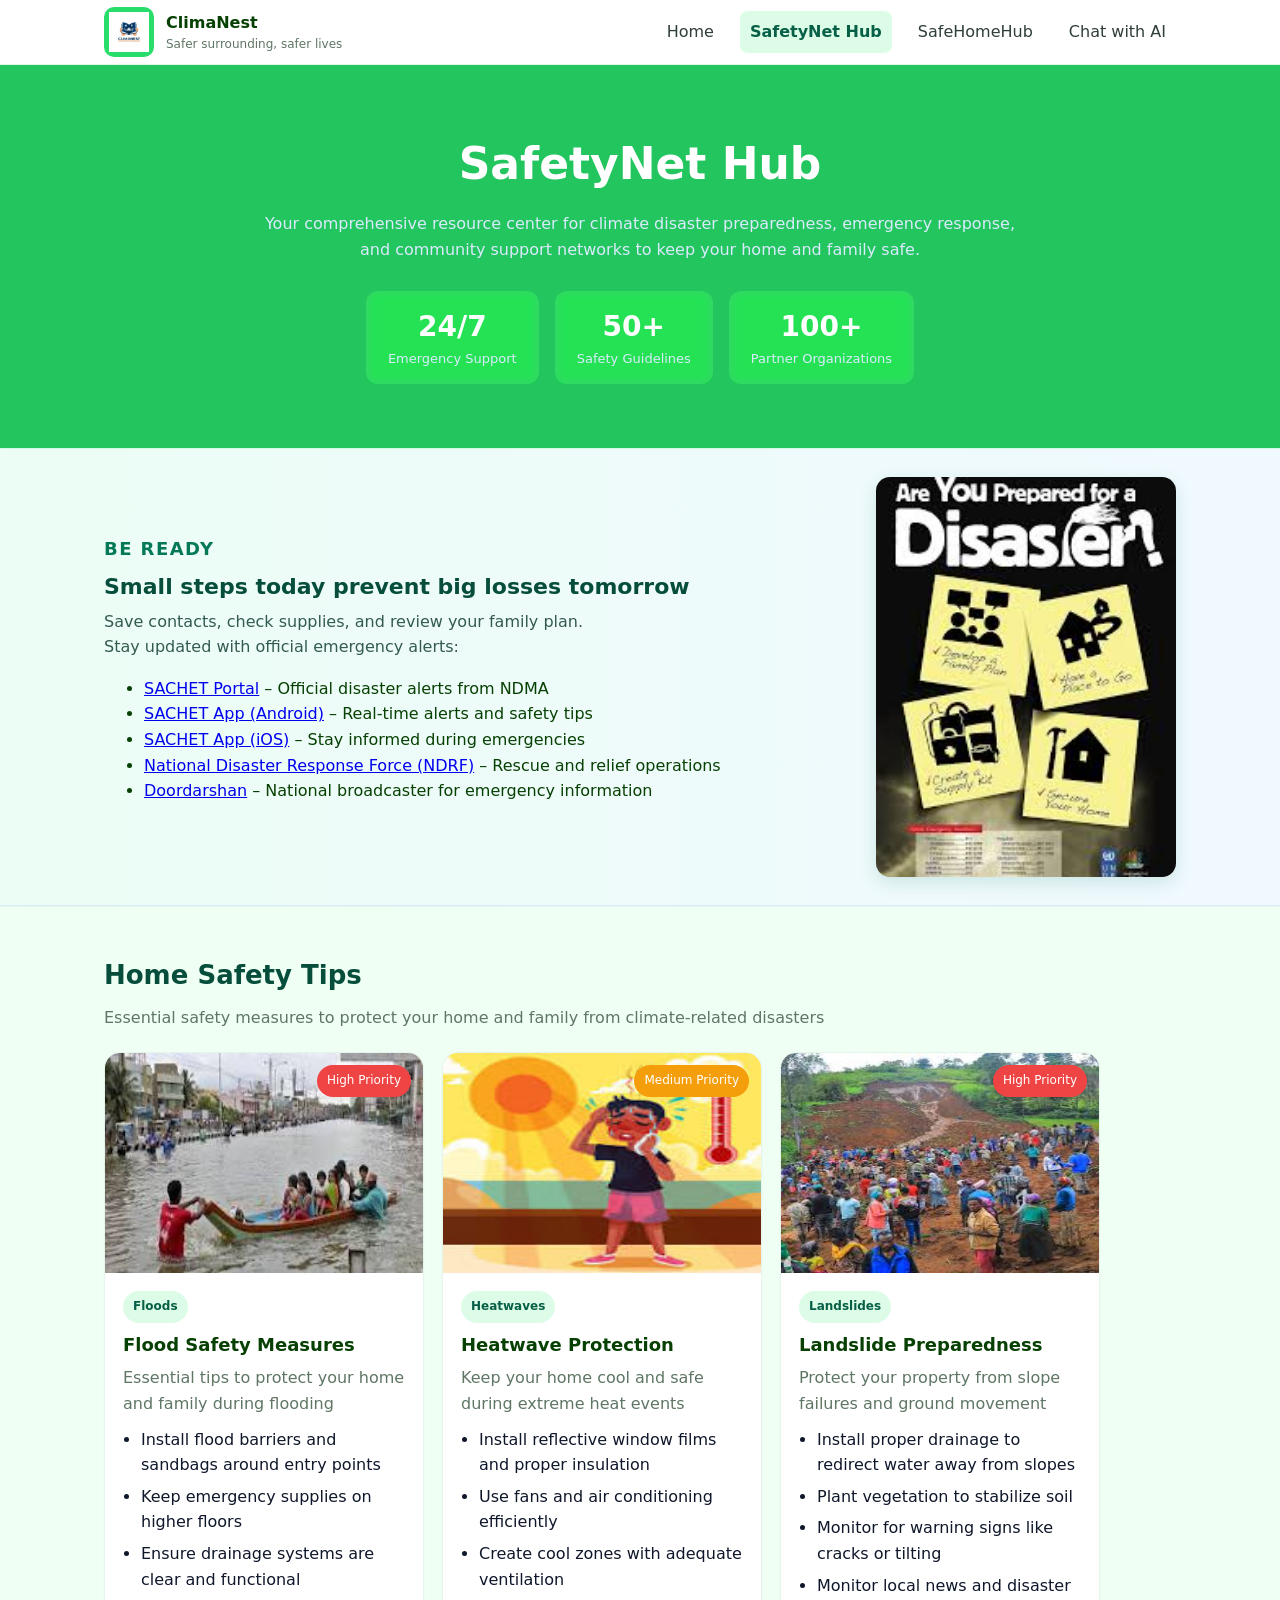
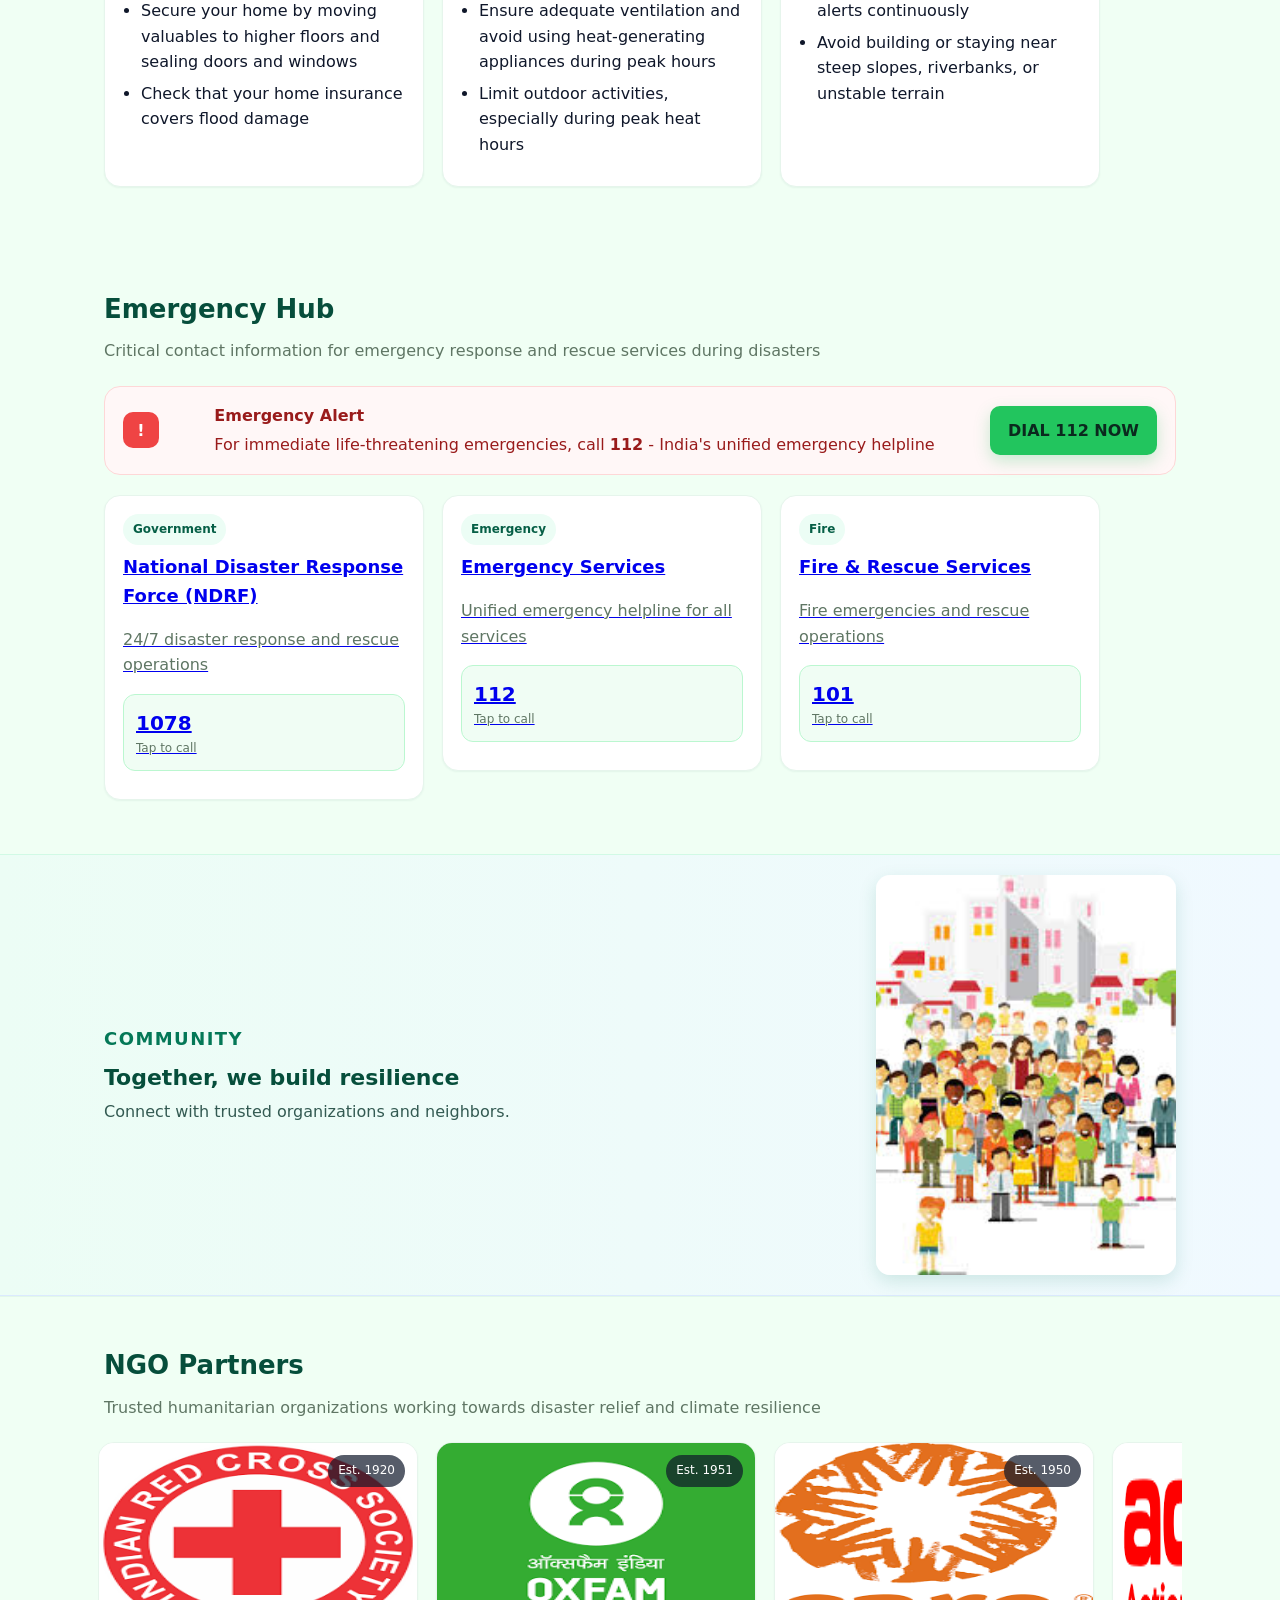
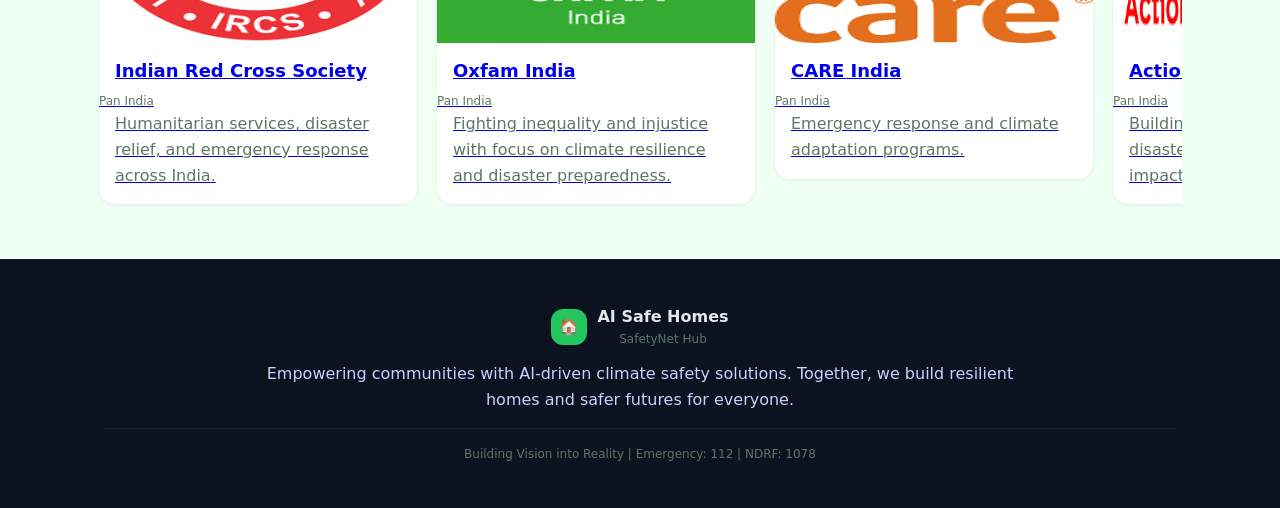
<file: frontend/safety.html>
<!DOCTYPE html>
<html lang="en">
<head>
	<meta charset="UTF-8" />
	<meta name="viewport" content="width=device-width, initial-scale=1.0" />
	<title>SafetyNet Hub</title>
	<style>
	*{box-sizing:border-box}html,body{margin:0;padding:0}
	body{font-family:system-ui,-apple-system,Segoe UI,Roboto,Arial,sans-serif;background:#f6fff7;color:#074003;line-height:1.6}
	.container{max-width:1120px;margin:0 auto;padding:0 24px}.center{text-align:center}
	.topbar{position:sticky;top:0;z-index:40;background:#ffffffe6;backdrop-filter:saturate(140%) blur(8px);border-bottom:1px solid #e5f2e8}
	.row{display:flex;align-items:center;justify-content:space-between;height:64px}
	.brand{display:flex;gap:12px;align-items:center}
	.brand-icon{width:50px;height:50px;border-radius:10px;background:#29dd6b;color:#fff;display:grid;place-items:center}
	.brand-name{font-weight:700}.brand-tag{font-size:12px;color:#5f7664}
	.nav{display:flex;gap:16px}.nav-item{padding:8px 10px;border-radius:8px;color:#2f3e37}
	.nav-item.active{background:#dcfce7;color:#065f46;font-weight:600}
	.actions{display:flex;gap:10px;align-items:center}.dot{width:50px;height:50px;border-radius:999px;background:#22c55e}
	.circle{width:34px;height:34px;border-radius:10px;background:#ecfdf5}
	.hero{background:#22c55e;color:#fff;padding:64px 0}.hero-title{font-size:44px;margin:0 0 12px}
	.hero-lead{max-width:780px;margin:0 auto 28px;color:#dbeafe}
	.stats{display:flex;gap:16px;flex-wrap:wrap;justify-content:center}
	.stat{background:rgba(255,255,255,.14);backdrop-filter:saturate(160%) blur(6px);padding:14px 22px;border-radius:12px;text-align:center}
	.stat-num{font-size:28px;font-weight:800}.stat-label{font-size:13px;color:#dbeafe}
	.banner{background:linear-gradient(90deg,#ecfdf5,#f0f9ff);padding:28px 0;border-top:1px solid #d1fae5;border-bottom:1px solid #dbeafe}
	.banner--slim{padding:20px 0}.banner__inner{display:flex;align-items:center;gap:24px}
	.banner__text{flex:1}.banner__eyebrow{font-size:12px;font-weight:800;color:#047857;letter-spacing:.08em;text-transform:uppercase}
	.banner__title{margin:6px 0 4px;font-size:22px;color:#064e3b}.banner__sub{margin:0;color:#335a52}
	.banner__image {
    width: 300px;       /* reduced width to make it more portrait */
    max-width: 30%;     /* adjust as needed */
    height: 400px;      /* increased height for portrait look */
    border-radius: 14px;
    overflow: hidden;
    box-shadow: 0 6px 18px rgba(4,120,87,.15);
}

.banner__image img {
    width: 100%;
    height: 100%;       /* fill the container */
    object-fit: cover;  /* ensures image fills container without distortion */
    display: block;
}
.banner__eyebrow {
  font-size: 18px; /* increased from 12px */
  font-weight: 900; /* extra bold */
  color: #047857;
  letter-spacing: 0.08em;
  text-transform: uppercase;
}


	.section{padding:48px 0;background:#f0fff4;border-top:1px solid #e3f7ea}
	.section+.section{border-top:none}.section-title{margin:0 0 8px;font-size:26px;color:#064e3b}
	.section-sub{margin:0 0 22px;color:#5f7664}
	.row-cards{display:flex;gap:18px;align-items:stretch;overflow-x:auto;scroll-snap-type:x mandatory;padding-bottom:6px;margin:0 -6px;padding-left:6px}
	.row-cards::-webkit-scrollbar{height:10px}.row-cards::-webkit-scrollbar-thumb{background:#bbf7d0;border-radius:999px}
	.row-cards>*{scroll-snap-align:start;flex:0 0 320px}
	.card,.info,.ngo{background:#fff;border:1px solid #e6f5ec;border-radius:16px;overflow:hidden;box-shadow:0 1px 2px rgba(3,84,63,.06);transition:transform .18s,box-shadow .18s,border-color .18s,background .18s}
	.card:hover,.info:hover,.ngo:hover{transform:translateY(-4px);box-shadow:0 14px 28px rgba(34,197,94,.18);border-color:#bbf7d0;background:#fbfffc}
	.card-media{position:relative;height:220px;background:#e5f5ea}.card-media img{width:100%;height:100%;object-fit:fit;display:block}
	.badge{position:absolute;top:12px;right:12px;color:#fff;padding:6px 10px;border-radius:999px;font-size:12px}
	.badge-danger{background:#ef4444}.badge-warn{background:#f59e0b}.badge.soft{background:rgba(15,23,42,.7)}
	.card-body{padding:18px}.card-title{margin:8px 0 6px;font-size:18px}.card-text{margin:0 0 10px;color:#5f7664}
	.chip{display:inline-block;background:#dcfce7;color:#065f46;padding:6px 10px;border-radius:999px;font-size:12px;font-weight:700}
	.list{margin:0 0 10px 18px;padding:0}.list li{list-style:disc;margin:6px 0;color:#0f172a}
	.fake-link{color:#16a34a;font-weight:700;font-size:14px}
	.alert{display:flex;gap:16px;align-items:center;justify-content:space-between;background:#fff7f7;border:1px solid #fed7d7;border-radius:16px;padding:16px 18px;color:#991b1b;margin-bottom:20px}
	.alert-icon{width:36px;height:36px;border-radius:10px;background:#ef4444;color:#fff;display:grid;place-items:center;font-weight:800}
	.alert-title{font-weight:800;margin-bottom:4px}
	.btn{background:#22c55e;color:#0b291e;border-radius:10px;padding:12px 18px;font-weight:800;user-select:none;box-shadow:0 6px 16px rgba(34,197,94,.25)}
	.btn:active{transform:translateY(1px)}
	.info{padding:18px}.info-title{margin:8px 0 6px;font-size:18px}.muted{color:#5f7664}.tiny{font-size:12px}
	.chip.soft{background:#ecfdf5;color:#065f46}.callbox{background:#f0fdf4;border:1px solid #bbf7d0;border-radius:12px;padding:12px;margin:10px 0}
	.call-num{font-weight:800;font-size:20px}
	.ngo-media{position:relative;height:200px;background:#e5f5ea}.ngo-media img{width:100%;height:100%;object-fit:fit;display:block}
	.ngo-title{margin:14px 16px 6px;font-size:18px}.ngo p{margin:0 16px 16px}
	.footer{background:#0b1220;color:#e5e7eb;padding:44px 0;border-top:1px solid #0f1a2e}
	.footer-brand{display:flex;gap:10px;justify-content:center;align-items:center;margin-bottom:12px}
	.homebox{background:#22c55e;color:#052e1f;border-radius:12px;width:36px;height:36px;display:grid;place-items:center}
	.footer-title{font-weight:700}.footer-text{max-width:760px;margin:0 auto 16px;color:#c7d2fe;text-align:center}
	.divider{height:1px;background:#19253a;margin:16px auto;width:100%}
	</style>
</head>
<body>
	<header class="topbar">
		<div class="container row">
			<div class="brand">
				<div class="brand-icon">
  <img src="./images/ClimaNest.jpeg" alt="Brand Icon" style="width: 40px; height: 40px;">
</div>

				<div>
					<div class="brand-name">ClimaNest</div>
					<div class="brand-tag">Safer surrounding, safer lives</div>
				</div>
			</div>
			<nav class="nav">
				<div class="nav-item">Home</div>
				<div class="nav-item active">SafetyNet Hub</div>
				<div class="nav-item">SafeHomeHub</div>
				<div class="nav-item">Chat with AI</div>
			</nav>
		
	</header>

	<section class="hero">
		<div class="container center">
			<h1 class="hero-title">SafetyNet Hub</h1>
			<p class="hero-lead">Your comprehensive resource center for climate disaster preparedness, emergency response, and community support networks to keep your home and family safe.</p>
			<div class="stats">
				<div class="stat"><div class="stat-num">24/7</div><div class="stat-label">Emergency Support</div></div>
				<div class="stat"><div class="stat-num">50+</div><div class="stat-label">Safety Guidelines</div></div>
				<div class="stat"><div class="stat-num">100+</div><div class="stat-label">Partner Organizations</div></div>
			</div>
		</div>
	</section>
<section class="banner">
  <div class="container banner__inner">
    <div class="banner__text">
      <div class="banner__eyebrow">Be Ready</div>
      <h1 class="banner__title">Small steps today prevent big losses tomorrow</h1>
      <p class="banner__sub">
        Save contacts, check supplies, and review your family plan.
      </p>
      <p class="banner__sub">
        Stay updated with official emergency alerts:
      </p>
      <ul class="alert-links">
        <li>
          <a href="https://sachet.ndma.gov.in/" target="_blank" class="alert-link">SACHET Portal</a> – Official disaster alerts from NDMA
        </li>
        <li>
          <a href="https://play.google.com/store/apps/details?id=com.cdotindia.capsachet" target="_blank" class="alert-link">SACHET App (Android)</a> – Real-time alerts and safety tips
        </li>
        <li>
          <a href="https://apps.apple.com/in/app/sachet/id6443882278" target="_blank" class="alert-link">SACHET App (iOS)</a> – Stay informed during emergencies
        </li>
        <li>
          <a href="https://www.ndrf.gov.in/" target="_blank" class="alert-link">National Disaster Response Force (NDRF)</a> – Rescue and relief operations
        </li>
        <li>
          <a href="https://prasarbharati.gov.in/doordarshan/" target="_blank" class="alert-link">Doordarshan</a> – National broadcaster for emergency information
        </li>
      </ul>
    </div>
    <div class="banner__image">
      <img src="images/preparedness.jpg" alt="Preparedness">
    </div>
  </div>
</section>


	<section class="section">
		<div class="container">
			<h2 class="section-title">Home Safety Tips</h2>
			<p class="section-sub">Essential safety measures to protect your home and family from climate-related disasters</p>
			<div class="row-cards">
				<article class="card">
					<div class="card-media"><img src="images/flood1.jpg" alt="Flood"><div class="badge badge-danger">High Priority</div></div>
					<div class="card-body">
						<div class="chip">Floods</div>
						<h3 class="card-title">Flood Safety Measures</h3>
						<p class="card-text">Essential tips to protect your home and family during flooding</p>
						<ul class="list">
							<li>Install flood barriers and sandbags around entry points</li>
							<li>Keep emergency supplies on higher floors</li>
							<li>Ensure drainage systems are clear and functional</li>
                            <li>Secure your home by moving valuables to higher floors and sealing doors and windows</li>
                            <li>Check that your home insurance covers flood damage</li>
						</ul>
						
				</article>

				<article class="card">
					<div class="card-media"><img src="images/heatwave1.jpg" alt="Heatwave"><div class="badge badge-warn">Medium Priority</div></div>
					<div class="card-body">
						<div class="chip">Heatwaves</div>
						<h3 class="card-title">Heatwave Protection</h3>
						<p class="card-text">Keep your home cool and safe during extreme heat events</p>
						<ul class="list">
							<li>Install reflective window films and proper insulation</li>
							<li>Use fans and air conditioning efficiently</li>
							<li>Create cool zones with adequate ventilation</li>
                            <li>Ensure adequate ventilation and avoid using heat-generating appliances during peak hours</li>
                            <li>Limit outdoor activities, especially during peak heat hours</li>
						</ul>
						
				</article>

				<article class="card">
					<div class="card-media"><img src="images/landslide1.jpg" alt="Landslide"><div class="badge badge-danger">High Priority</div></div>
					<div class="card-body">
						<div class="chip">Landslides</div>
						<h3 class="card-title">Landslide Preparedness</h3>
						<p class="card-text">Protect your property from slope failures and ground movement</p>
						<ul class="list">
							<li>Install proper drainage to redirect water away from slopes</li>
							<li>Plant vegetation to stabilize soil</li>
							<li>Monitor for warning signs like cracks or tilting</li>
                            <li>Monitor local news and disaster alerts continuously</li>
                            <li>Avoid building or staying near steep slopes, riverbanks, or unstable terrain</li>
						</ul>
						
				</article>
			</div>
		</div>
	</section>

	<section class="section">
    <div class="container">
        <h2 class="section-title">Emergency Hub</h2>
        <p class="section-sub">Critical contact information for emergency response and rescue services during disasters</p>
        <div class="alert">
            <div class="alert-icon">!</div>
            <div class="alert-body">
                <div class="alert-title">Emergency Alert</div>
                <div>For immediate life-threatening emergencies, call <b>112</b> - India's unified emergency helpline</div>
            </div>
            <div class="btn">DIAL 112 NOW</div>
        </div>
        <div class="row-cards">
            <a href="https://ndrf.gov.in" target="_blank">
                <article class="info">
                    <div class="chip soft">Government</div>
                    <h3 class="info-title">National Disaster Response Force (NDRF)</h3>
                    <p class="muted">24/7 disaster response and rescue operations</p>
                    <div class="callbox">
                        <div class="call-num">1078</div>
                        <div class="muted tiny">Tap to call</div>
                    </div>
                </article>
            </a>

            <a href="https://www.112.gov.in" target="_blank">
                <article class="info">
                    <div class="chip soft">Emergency</div>
                    <h3 class="info-title">Emergency Services</h3>
                    <p class="muted">Unified emergency helpline for all services</p>
                    <div class="callbox">
                        <div class="call-num">112</div>
                        <div class="muted tiny">Tap to call</div>
                    </div>
                </article>
            </a>

            <a href="https://www.mhada.gov.in/en/disaster-management/fire-brigade-station" target="_blank">
                <article class="info">
                    <div class="chip soft">Fire</div>
                    <h3 class="info-title">Fire &amp; Rescue Services</h3>
                    <p class="muted">Fire emergencies and rescue operations</p>
                    <div class="callbox">
                        <div class="call-num">101</div>
                        <div class="muted tiny">Tap to call</div>
                    </div>
                </article>
            </a>
        </div>
    </div>
</section>


	<section class="banner banner--slim">
		<div class="container banner__inner">
			<div class="banner__text">
				<div class="banner__eyebrow">Community</div>
				<h2 class="banner__title">Together, we build resilience</h2>
				<p class="banner__sub">Connect with trusted organizations and neighbors.</p>
			</div>
			<div class="banner__image"><img src="images/banner2.jpg" alt="Community"></div>
		</div>
	</section>

	<section class="section">
    <div class="container">
        <h2 class="section-title">NGO Partners</h2>
        <p class="section-sub">Trusted humanitarian organizations working towards disaster relief and climate resilience</p>
        <div class="row-cards">

            <a href="https://www.indianredcross.org/" target="_blank" class="ngo-link">
                <article class="ngo">
                    <div class="ngo-media">
                        <img src="images/redcross.jpg" alt="Indian Red Cross">
                        <div class="badge soft">Est. 1920</div>
                    </div>
                    <h3 class="ngo-title">Indian Red Cross Society</h3>
                    <div class="muted tiny">Pan India</div>
                    <p class="muted">Humanitarian services, disaster relief, and emergency response across India.</p>
                </article>
            </a>

            <a href="https://www.oxfamindia.org/" target="_blank" class="ngo-link">
                <article class="ngo">
                    <div class="ngo-media">
                        <img src="images/oxfam.jpg" alt="Oxfam India">
                        <div class="badge soft">Est. 1951</div>
                    </div>
                    <h3 class="ngo-title">Oxfam India</h3>
                    <div class="muted tiny">Pan India</div>
                    <p class="muted">Fighting inequality and injustice with focus on climate resilience and disaster preparedness.</p>
                </article>
            </a>

            <a href="https://careifoundation.org/" target="_blank" class="ngo-link">
                <article class="ngo">
                    <div class="ngo-media">
                        <img src="images/care.jpg" alt="CARE India">
                        <div class="badge soft">Est. 1950</div>
                    </div>
                    <h3 class="ngo-title">CARE India</h3>
                    <div class="muted tiny">Pan India</div>
                    <p class="muted">Emergency response and climate adaptation programs.</p>
                </article>
            </a>

            <a href="https://www.actionaidindia.org/" target="_blank" class="ngo-link">
                <article class="ngo">
                    <div class="ngo-media">
                        <img src="images/actionaid.jpg" alt="ActionAid">
                        <div class="badge soft">Est. 1972</div>
                    </div>
                    <h3 class="ngo-title">ActionAid India</h3>
                    <div class="muted tiny">Pan India</div>
                    <p class="muted">Building resilience against disasters and climate change impacts.</p>
                </article>
            </a>

            <a href="https://www.worldvision.in/" target="_blank" class="ngo-link">
                <article class="ngo">
                    <div class="ngo-media">
                        <img src="images/worldvision.jpg" alt="World Vision">
                        <div class="badge soft">Est. 1958</div>
                    </div>
                    <h3 class="ngo-title">World Vision India</h3>
                    <div class="muted tiny">Pan India</div>
                    <p class="muted">Child-focused relief and disaster risk reduction.</p>
                </article>
            </a>

        </div>
    </div>
</section>


	<footer class="footer">
		<div class="container center">
			<div class="footer-brand"><div class="homebox">🏠</div><div><div class="footer-title">AI Safe Homes</div><div class="muted tiny">SafetyNet Hub</div></div></div>
			<p class="footer-text">Empowering communities with AI-driven climate safety solutions. Together, we build resilient homes and safer futures for everyone.</p>
			<div class="divider"></div>
			<div class="muted tiny">Building Vision into Reality | Emergency: 112 | NDRF: 1078</div>
		</div>
	</footer>
</body>
</html>
</file>
